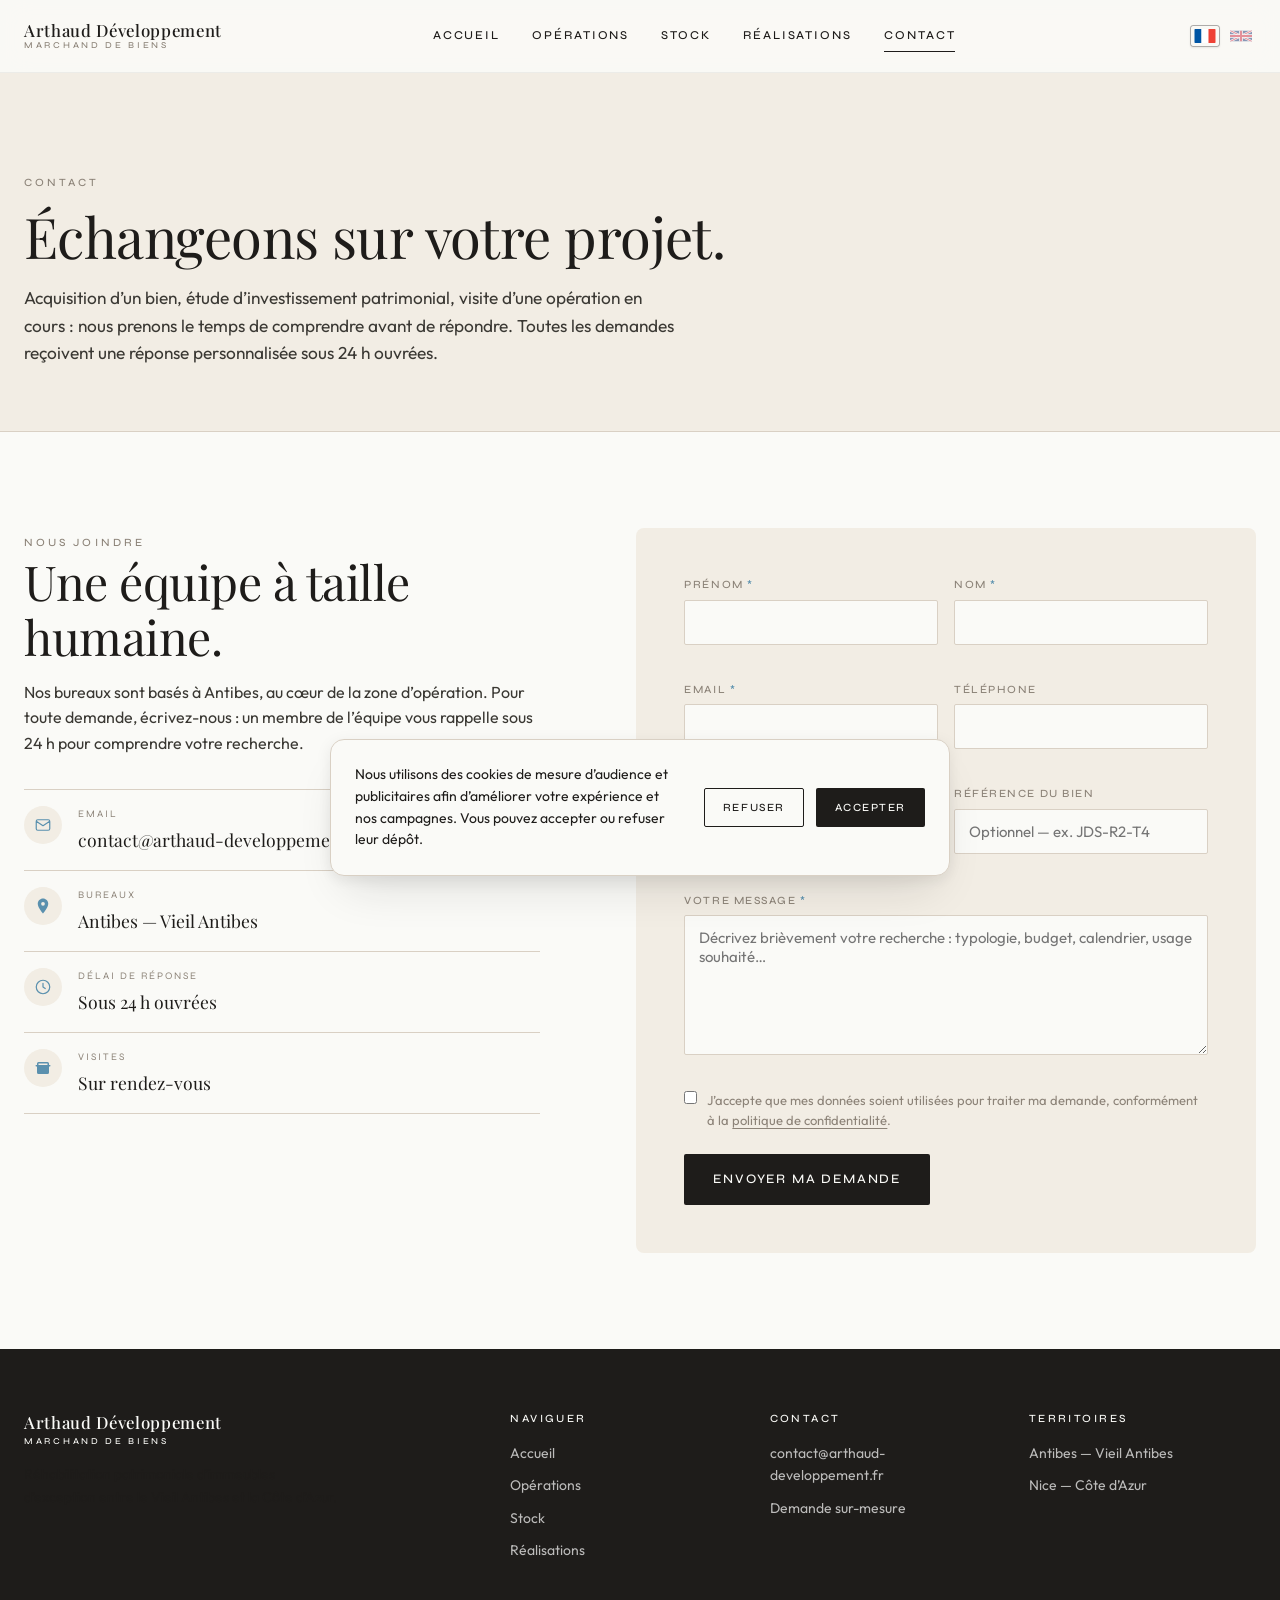
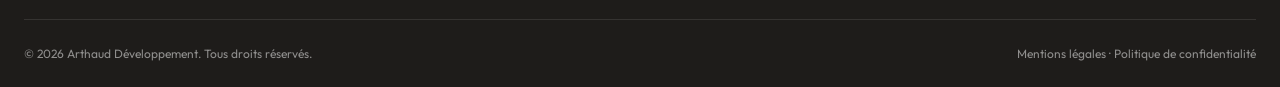
<file: contact.html>
<!doctype html>
<html lang="fr">
<head>
  <meta charset="utf-8">
  <meta name="viewport" content="width=device-width, initial-scale=1">

  <!-- Google Consent Mode v2 (RGPD) — doit s'exécuter AVANT le chargement de gtag -->
  <script>
    window.dataLayer = window.dataLayer || [];
    function gtag(){dataLayer.push(arguments);}
    gtag('consent', 'default', {
      'ad_storage': 'denied',
      'ad_user_data': 'denied',
      'ad_personalization': 'denied',
      'analytics_storage': 'denied',
      'functionality_storage': 'granted',
      'security_storage': 'granted',
      'wait_for_update': 500
    });
    // Persistance : rejoue le consentement accepté lors d'une visite précédente,
    // avant le chargement de gtag, pour que l'état "granted" soit pris en compte au plus tôt.
    try {
      if (localStorage.getItem('arthaud_consent') === 'accepted') {
        gtag('consent', 'update', {
          'ad_storage': 'granted',
          'ad_user_data': 'granted',
          'ad_personalization': 'granted',
          'analytics_storage': 'granted'
        });
      }
    } catch (e) {}
  </script>
  <!-- Google tag (gtag.js) -->
  <script async src="https://www.googletagmanager.com/gtag/js?id=AW-18211003118"></script>
  <script>
    gtag('js', new Date());
    gtag('config', 'AW-18211003118');
  </script>

  <title data-i18n-title="contact.title">Contact · Arthaud Développement</title>
  <meta name="description" content="Échangeons sur votre projet d'acquisition ou d'investissement. Arthaud Développement, promotion immobilière entre Antibes et Nice.">
  <meta name="theme-color" content="#FAFAF7">
  <meta name="google-site-verification" content="bWI9-2ILe3xhB3SdEOzaAUgIBRg1nIc6jAWZ0D2eUNs" />

  <link rel="preconnect" href="https://fonts.googleapis.com">
  <link rel="preconnect" href="https://fonts.gstatic.com" crossorigin>
  <link href="https://fonts.googleapis.com/css2?family=Playfair+Display:wght@400;500;600&family=Syne:wght@400;500;600;700&family=Outfit:wght@300;400;500;600&display=swap" rel="stylesheet">
  <link rel="stylesheet" href="style.css">
</head>
<body>

  <header id="site-header" class="header header--solid">
    <div class="container header__inner">
      <a href="index.html" class="logo" aria-label="Arthaud Développement — accueil">
        Arthaud Développement
        <small data-i18n="logo.tagline">Promotion immobilière · Côte d'Azur</small>
      </a>
      <button id="menu-toggle" class="menu-toggle" data-i18n-aria="menu.open" aria-label="Ouvrir le menu" aria-expanded="false" aria-controls="main-nav">
        <span></span><span></span><span></span>
      </button>
      <nav id="main-nav" class="nav" aria-label="Navigation principale">
        <a href="index.html" data-i18n="nav.home">Accueil</a>
        <a href="operations.html" data-i18n="nav.operations">Opérations</a>
        <a href="stock.html" data-i18n="nav.stock">Stock</a>
        <a href="realisations.html" data-i18n="nav.realisations">Réalisations</a>
        <a href="contact.html" class="active" data-i18n="nav.contact">Contact</a>
      </nav>
    </div>
  </header>

  <main>

    <section class="page-hero">
      <div class="container">
        <span class="eyebrow reveal" data-i18n="contact.hero.eb">Contact</span>
        <h1 class="reveal" data-i18n="contact.hero.h1">Échangeons sur votre projet.</h1>
        <p class="reveal" data-i18n="contact.hero.p">Acquisition d'un bien, étude d'investissement patrimonial, visite d'une opération en cours : nous prenons le temps de comprendre avant de répondre. Toutes les demandes reçoivent une réponse personnalisée sous 24 h ouvrées.</p>
      </div>
    </section>

    <section style="padding: 0;">
      <div class="container">
        <div class="contact-layout">

          <!-- LEFT — INFOS -->
          <aside class="contact-info reveal" aria-label="Coordonnées">
            <span class="eyebrow" data-i18n="contact.info.eb">Nous joindre</span>
            <h2 data-i18n="contact.info.h2">Une équipe à taille humaine.</h2>
            <p data-i18n="contact.info.p">Nos bureaux sont basés à Antibes, au cœur de la zone d'opération. Pour toute demande, écrivez-nous : un membre de l'équipe vous rappelle sous 24 h pour comprendre votre recherche.</p>

            <div class="contact-item">
              <span class="contact-item__icon" aria-hidden="true">
                <svg width="18" height="18" viewBox="0 0 24 24" fill="none"><path d="M3 7l9 6 9-6M5 19h14a2 2 0 002-2V7a2 2 0 00-2-2H5a2 2 0 00-2 2v10a2 2 0 002 2z" stroke="currentColor" stroke-width="1.6" stroke-linecap="round" stroke-linejoin="round"/></svg>
              </span>
              <div>
                <div class="contact-item__label" data-i18n="contact.info.email">Email</div>
                <div class="contact-item__value">
                  <a href="mailto:contact@arthaud-developpement.fr">contact@arthaud-developpement.fr</a>
                </div>
              </div>
            </div>

            <div class="contact-item">
              <span class="contact-item__icon" aria-hidden="true">
                <svg width="18" height="18" viewBox="0 0 24 24" fill="none"><path d="M12 2C8.13 2 5 5.13 5 9c0 5.25 7 13 7 13s7-7.75 7-13c0-3.87-3.13-7-7-7zm0 9.5a2.5 2.5 0 110-5 2.5 2.5 0 010 5z" fill="currentColor"/></svg>
              </span>
              <div>
                <div class="contact-item__label" data-i18n="contact.info.office">Bureaux</div>
                <div class="contact-item__value" data-i18n="contact.info.office.v">Antibes — Vieil Antibes</div>
              </div>
            </div>

            <div class="contact-item">
              <span class="contact-item__icon" aria-hidden="true">
                <svg width="18" height="18" viewBox="0 0 24 24" fill="none"><circle cx="12" cy="12" r="9" stroke="currentColor" stroke-width="1.6"/><path d="M12 7v5l3 2" stroke="currentColor" stroke-width="1.6" stroke-linecap="round" stroke-linejoin="round"/></svg>
              </span>
              <div>
                <div class="contact-item__label" data-i18n="contact.info.delay">Délai de réponse</div>
                <div class="contact-item__value" data-i18n="contact.info.delay.v">Sous 24 h ouvrées</div>
              </div>
            </div>

            <div class="contact-item">
              <span class="contact-item__icon" aria-hidden="true">
                <svg width="18" height="18" viewBox="0 0 24 24" fill="none"><path d="M21 8h-1V6a2 2 0 00-2-2H6a2 2 0 00-2 2v2H3a1 1 0 100 2h1v8a2 2 0 002 2h12a2 2 0 002-2v-8h1a1 1 0 100-2zM6 6h12v2H6V6z" fill="currentColor"/></svg>
              </span>
              <div>
                <div class="contact-item__label" data-i18n="contact.info.visits">Visites</div>
                <div class="contact-item__value" data-i18n="contact.info.visits.v">Sur rendez-vous</div>
              </div>
            </div>
          </aside>


          <!-- RIGHT — FORMULAIRE -->
          <div class="form-card reveal">
            <form id="contact-form" class="contact-form" novalidate>

              <div class="form-grid">

                <div class="form-field">
                  <label for="prenom"><span data-i18n="form.firstname">Prénom</span> <span class="req" aria-hidden="true">*</span></label>
                  <input id="prenom" name="prenom" type="text" autocomplete="given-name" required aria-required="true">
                  <span id="prenom-err" class="err" role="alert" aria-live="polite"></span>
                </div>

                <div class="form-field">
                  <label for="nom"><span data-i18n="form.lastname">Nom</span> <span class="req" aria-hidden="true">*</span></label>
                  <input id="nom" name="nom" type="text" autocomplete="family-name" required aria-required="true">
                  <span id="nom-err" class="err" role="alert" aria-live="polite"></span>
                </div>

                <div class="form-field">
                  <label for="email"><span data-i18n="form.email">Email</span> <span class="req" aria-hidden="true">*</span></label>
                  <input id="email" name="email" type="email" autocomplete="email" required aria-required="true">
                  <span id="email-err" class="err" role="alert" aria-live="polite"></span>
                </div>

                <div class="form-field">
                  <label for="telephone" data-i18n="form.phone">Téléphone</label>
                  <input id="telephone" name="telephone" type="tel" autocomplete="tel">
                  <span class="err"></span>
                </div>

                <div class="form-field">
                  <label for="objet"><span data-i18n="form.subject">Objet</span> <span class="req" aria-hidden="true">*</span></label>
                  <select id="objet" name="objet" required aria-required="true">
                    <option value="" data-i18n="form.subject.0">Sélectionner…</option>
                    <option value="Bien à vendre" data-i18n="form.subject.1">Un bien spécifique du stock</option>
                    <option value="Information opération" data-i18n="form.subject.2">Information sur une opération</option>
                    <option value="Recherche sur-mesure" data-i18n="form.subject.3">Recherche sur-mesure</option>
                    <option value="Investissement patrimonial" data-i18n="form.subject.4">Investissement / déficit foncier</option>
                    <option value="Visite" data-i18n="form.subject.5">Demande de visite</option>
                    <option value="Autre" data-i18n="form.subject.6">Autre</option>
                  </select>
                  <span id="objet-err" class="err" role="alert" aria-live="polite"></span>
                </div>

                <div class="form-field">
                  <label for="reference" data-i18n="form.ref">Référence du bien</label>
                  <input id="reference" name="reference" type="text" placeholder="Optionnel — ex. JDS-R2-T4" data-i18n-ph="form.ref.ph">
                  <span class="err"></span>
                </div>

                <div class="form-field form-field--full">
                  <label for="message"><span data-i18n="form.message">Votre message</span> <span class="req" aria-hidden="true">*</span></label>
                  <textarea id="message" name="message" rows="6" required aria-required="true" placeholder="Décrivez brièvement votre recherche : typologie, budget, calendrier, usage souhaité…" data-i18n-ph="form.message.ph"></textarea>
                  <span id="message-err" class="err" role="alert" aria-live="polite"></span>
                </div>

              </div>

              <label class="form-rgpd">
                <input type="checkbox" required>
                <span><span data-i18n="form.rgpd">J'accepte que mes données soient utilisées pour traiter ma demande, conformément à la</span> <a href="#" data-i18n="form.rgpd.link">politique de confidentialité</a>.</span>
              </label>

              <button type="submit" class="btn btn--primary" data-i18n="form.submit">Envoyer ma demande</button>

              <div id="form-success" class="form-success" hidden role="status" data-i18n="form.success">
                Votre message a bien été préparé. Votre client mail va s'ouvrir pour finaliser l'envoi.
              </div>
            </form>
          </div>

        </div>
      </div>
    </section>

  </main>

  <footer class="footer">
    <div class="container">
      <div class="footer__grid">
        <div class="footer__intro">
          <span class="logo">Arthaud Développement<small data-i18n="logo.tagline">Promotion immobilière · Côte d'Azur</small></span>
          <p data-i18n="footer.intro">Réhabilitation patrimoniale d'immeubles d'exception entre le Vieil Antibes et la Côte d'Azur.</p>
        </div>
        <div>
          <h4 data-i18n="footer.navigate">Naviguer</h4>
          <ul>
            <li><a href="index.html" data-i18n="nav.home">Accueil</a></li>
            <li><a href="operations.html" data-i18n="nav.operations">Opérations</a></li>
            <li><a href="stock.html" data-i18n="nav.stock">Stock</a></li>
            <li><a href="realisations.html" data-i18n="nav.realisations">Réalisations</a></li>
          </ul>
        </div>
        <div>
          <h4 data-i18n="footer.contact">Contact</h4>
          <ul>
            <li><a href="mailto:contact@arthaud-developpement.fr">contact@arthaud-developpement.fr</a></li>
            <li><a href="contact.html" data-i18n="footer.tailored">Demande sur-mesure</a></li>
          </ul>
        </div>
        <div>
          <h4 data-i18n="footer.territories">Territoires</h4>
          <ul>
            <li data-i18n="footer.t1">Antibes — Vieil Antibes</li>
            <li data-i18n="footer.t2">Nice — Côte d'Azur</li>
          </ul>
        </div>
      </div>
      <div class="footer__bottom">
        <span data-i18n="footer.copy">© 2026 Arthaud Développement. Tous droits réservés.</span>
        <span data-i18n="footer.legal">Mentions légales · Politique de confidentialité</span>
      </div>
    </div>
  </footer>

  <script src="i18n.js" defer></script>
  <script src="main.js" defer></script>
  <script src="consent.js" defer></script>
</body>
</html>
</file>
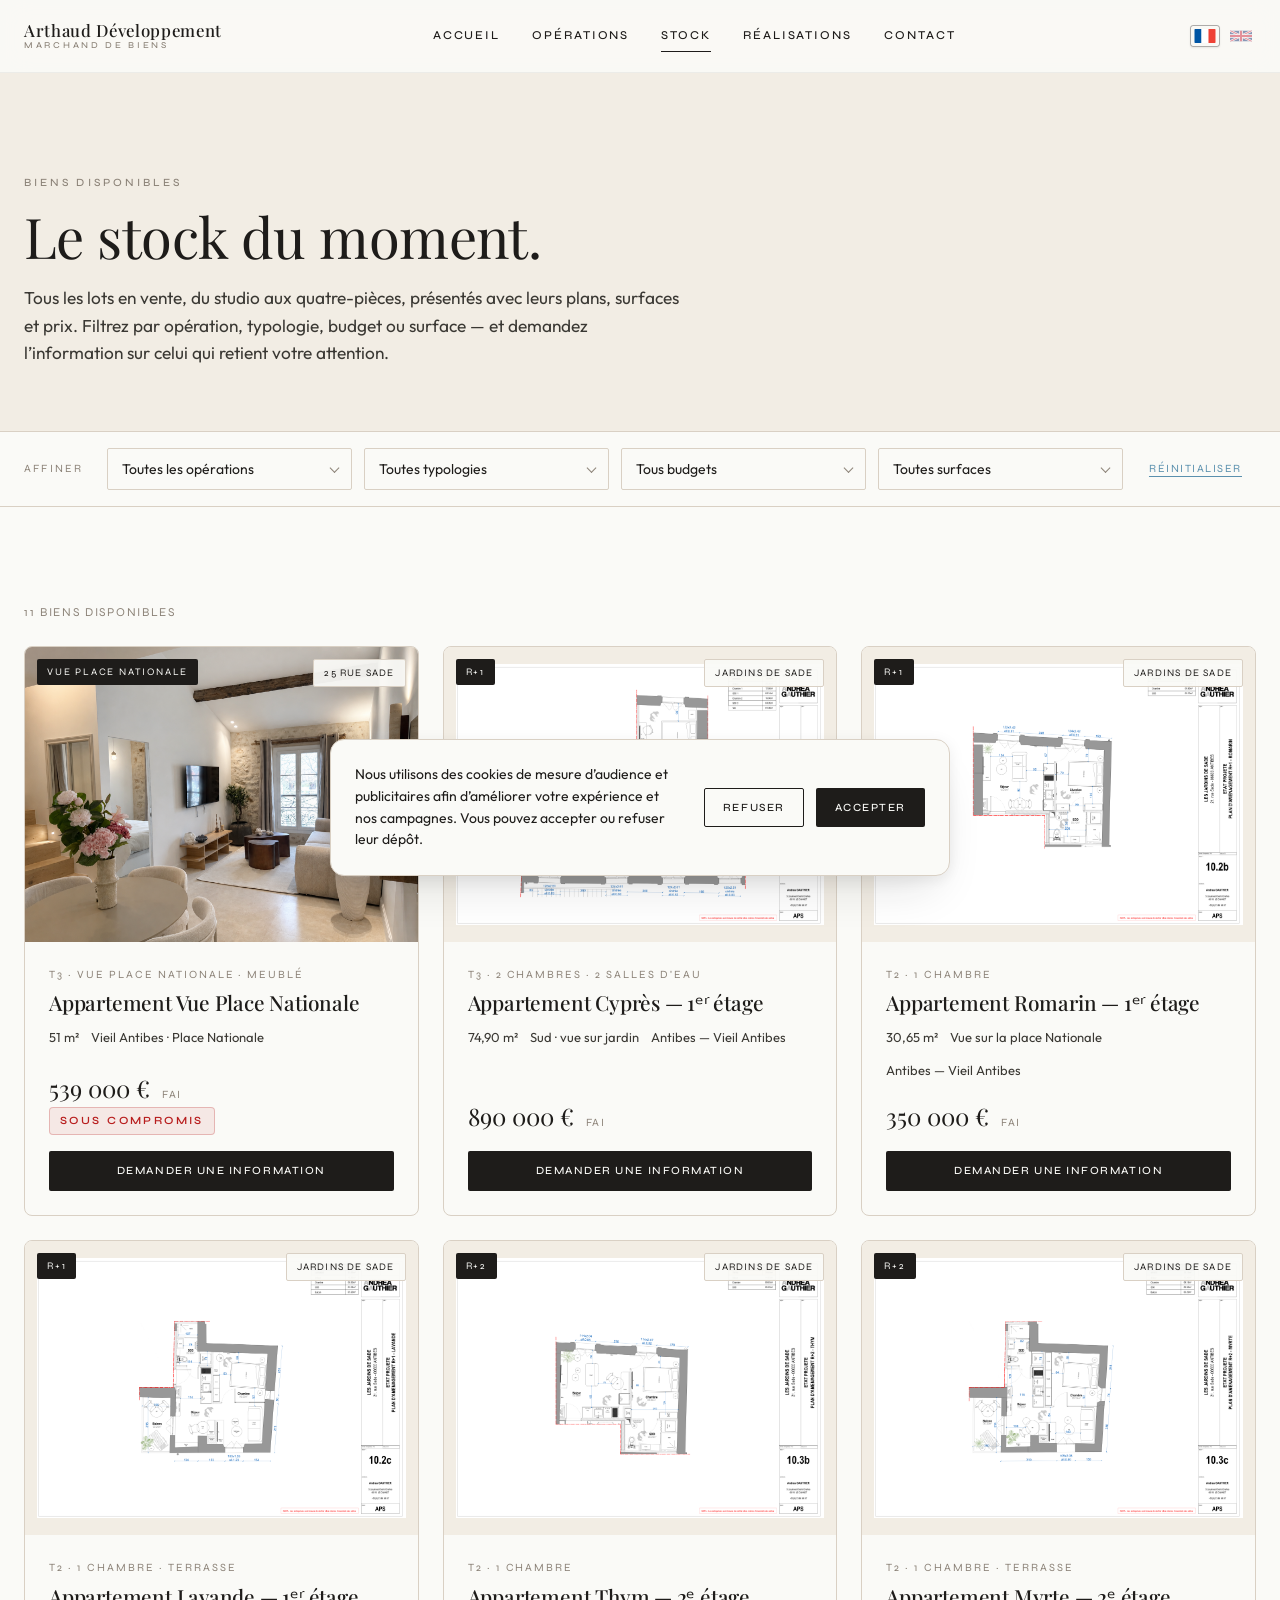
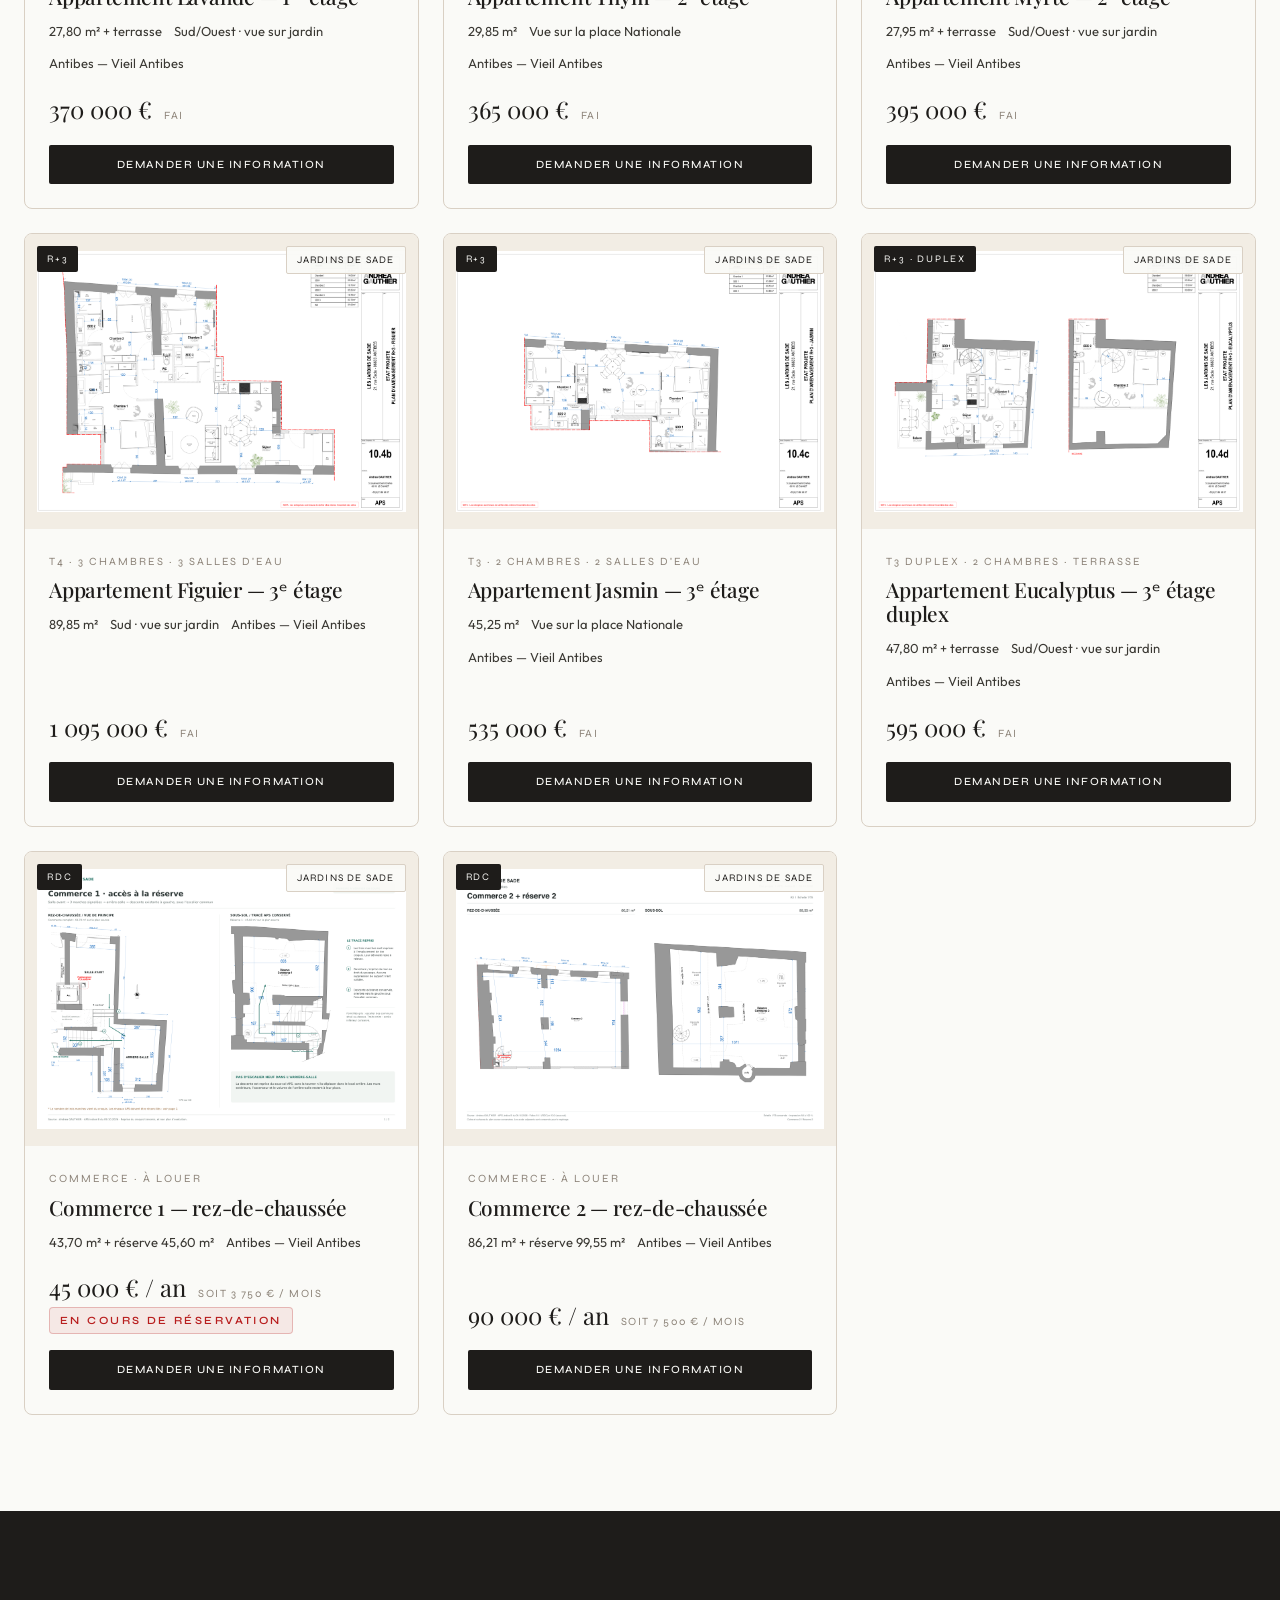
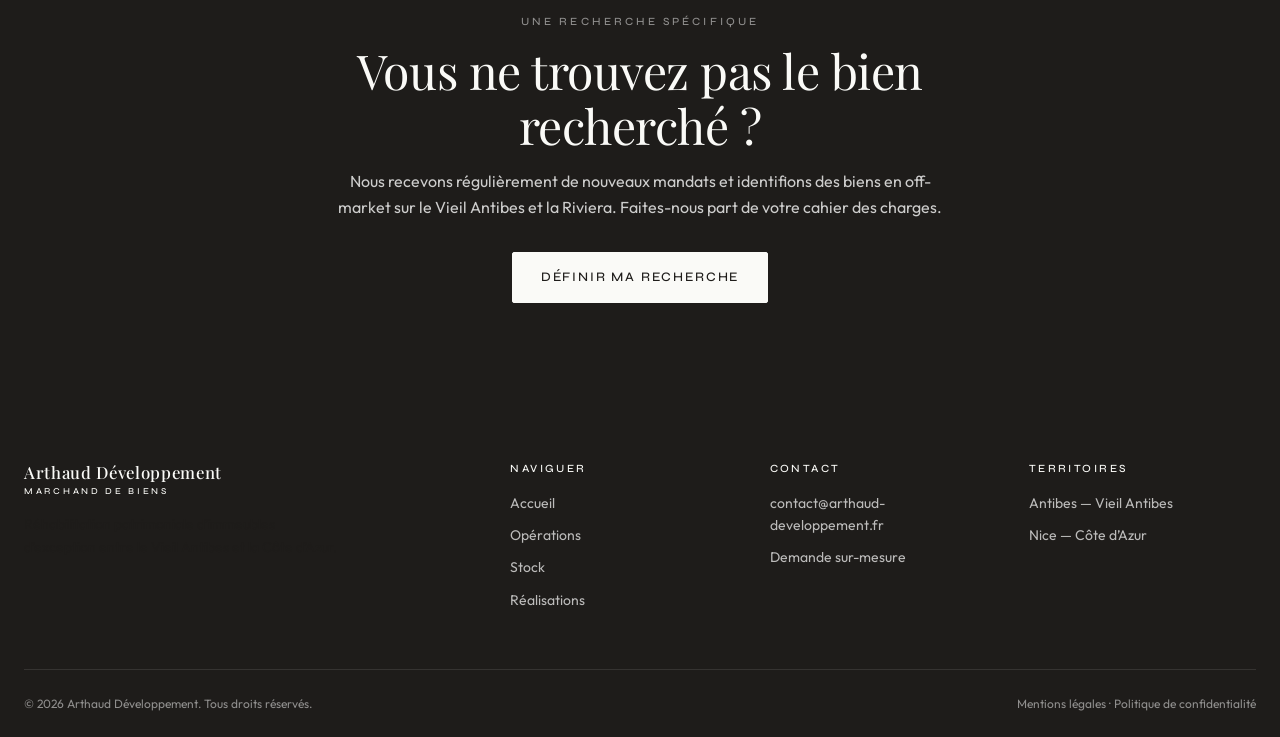
<file: stock.html>
<!doctype html>
<html lang="fr">
<head>
  <meta charset="utf-8">
  <meta name="viewport" content="width=device-width, initial-scale=1">

  <!-- Google Consent Mode v2 (RGPD) — doit s'exécuter AVANT le chargement de gtag -->
  <script>
    window.dataLayer = window.dataLayer || [];
    function gtag(){dataLayer.push(arguments);}
    gtag('consent', 'default', {
      'ad_storage': 'denied',
      'ad_user_data': 'denied',
      'ad_personalization': 'denied',
      'analytics_storage': 'denied',
      'functionality_storage': 'granted',
      'security_storage': 'granted',
      'wait_for_update': 500
    });
    // Persistance : rejoue le consentement accepté lors d'une visite précédente,
    // avant le chargement de gtag, pour que l'état "granted" soit pris en compte au plus tôt.
    try {
      if (localStorage.getItem('arthaud_consent') === 'accepted') {
        gtag('consent', 'update', {
          'ad_storage': 'granted',
          'ad_user_data': 'granted',
          'ad_personalization': 'granted',
          'analytics_storage': 'granted'
        });
      }
    } catch (e) {}
  </script>
  <!-- Google tag (gtag.js) -->
  <script async src="https://www.googletagmanager.com/gtag/js?id=AW-18211003118"></script>
  <script>
    gtag('js', new Date());
    gtag('config', 'AW-18211003118');
  </script>

  <title data-i18n-title="stock.title">Biens disponibles · Stock · Arthaud Développement</title>
  <meta name="description" content="Découvrez nos biens disponibles à la vente : appartements rénovés, lots neufs et commerces à louer des opérations Les Jardins de Sade et 25 rue Sade (Vue Place Nationale).">
  <meta name="theme-color" content="#FAFAF7">
  <meta name="google-site-verification" content="bWI9-2ILe3xhB3SdEOzaAUgIBRg1nIc6jAWZ0D2eUNs" />

  <link rel="preconnect" href="https://fonts.googleapis.com">
  <link rel="preconnect" href="https://fonts.gstatic.com" crossorigin>
  <link href="https://fonts.googleapis.com/css2?family=Playfair+Display:wght@400;500;600&family=Syne:wght@400;500;600;700&family=Outfit:wght@300;400;500;600&display=swap" rel="stylesheet">
  <link rel="stylesheet" href="style.css">
</head>
<body>

  <header id="site-header" class="header header--solid">
    <div class="container header__inner">
      <a href="index.html" class="logo" aria-label="Arthaud Développement — accueil">
        Arthaud Développement
        <small data-i18n="logo.tagline">Promotion immobilière · Côte d'Azur</small>
      </a>
      <button id="menu-toggle" class="menu-toggle" data-i18n-aria="menu.open" aria-label="Ouvrir le menu" aria-expanded="false" aria-controls="main-nav">
        <span></span><span></span><span></span>
      </button>
      <nav id="main-nav" class="nav" aria-label="Navigation principale">
        <a href="index.html" data-i18n="nav.home">Accueil</a>
        <a href="operations.html" data-i18n="nav.operations">Opérations</a>
        <a href="stock.html" class="active" data-i18n="nav.stock">Stock</a>
        <a href="realisations.html" data-i18n="nav.realisations">Réalisations</a>
        <a href="contact.html" data-i18n="nav.contact">Contact</a>
      </nav>
    </div>
  </header>

  <main>

    <section class="page-hero">
      <div class="container">
        <span class="eyebrow reveal" data-i18n="stock.hero.eb">Biens disponibles</span>
        <h1 class="reveal" data-i18n="stock.hero.h1">Le stock du moment.</h1>
        <p class="reveal" data-i18n="stock.hero.p">Tous les lots en vente, du studio aux quatre-pièces, présentés avec leurs plans, surfaces et prix. Filtrez par opération, typologie, budget ou surface — et demandez l'information sur celui qui retient votre attention.</p>
      </div>
    </section>

    <!-- Sticky filter bar -->
    <div class="stock-filters" role="region" aria-label="Filtres des biens">
      <div class="container stock-filters__inner">
        <span class="stock-filters__label" data-i18n="stock.filters.label">Affiner</span>

        <div class="filter-select">
          <label for="f-operation" class="sr-only">Opération</label>
          <select id="f-operation">
            <option value="" data-i18n="stock.f.op.all">Toutes les opérations</option>
            <option value="jardins-sade">Les Jardins de Sade</option>
            <option value="25-sade">25 rue Sade</option>
          </select>
        </div>

        <div class="filter-select">
          <label for="f-type" class="sr-only">Typologie</label>
          <select id="f-type">
            <option value="" data-i18n="stock.f.type.all">Toutes typologies</option>
            <option value="T2">T2</option>
            <option value="T3">T3</option>
            <option value="T4">T4</option>
            <option value="commerce" data-i18n="stock.f.type.com">Commerce</option>
          </select>
        </div>

        <div class="filter-select">
          <label for="f-budget" class="sr-only">Budget</label>
          <select id="f-budget">
            <option value="" data-i18n="stock.f.budget.all">Tous budgets</option>
            <option value="inf-400k" data-i18n="stock.f.budget.1">Moins de 400 000 €</option>
            <option value="400k-700k" data-i18n="stock.f.budget.2">400 000 à 700 000 €</option>
            <option value="700k-1m" data-i18n="stock.f.budget.3">700 000 € à 1 M€</option>
            <option value="sup-1m" data-i18n="stock.f.budget.4">Plus d'1 M€</option>
          </select>
        </div>

        <div class="filter-select">
          <label for="f-surface" class="sr-only">Surface</label>
          <select id="f-surface">
            <option value="" data-i18n="stock.f.surf.all">Toutes surfaces</option>
            <option value="inf-40" data-i18n="stock.f.surf.1">Moins de 40 m²</option>
            <option value="40-70" data-i18n="stock.f.surf.2">40 à 70 m²</option>
            <option value="70-100" data-i18n="stock.f.surf.3">70 à 100 m²</option>
            <option value="sup-100" data-i18n="stock.f.surf.4">Plus de 100 m²</option>
          </select>
        </div>

        <button id="btn-reset" class="filter-reset" type="button" data-i18n="stock.f.reset">Réinitialiser</button>
      </div>
    </div>

    <section style="padding-top: var(--space-7);">
      <div class="container">

        <p id="stock-count" class="stock-count" aria-live="polite" data-i18n="stock.count">11 biens disponibles</p>

        <div class="stock-grid" id="stock-grid">

          <!-- ============== 25 RUE SADE — VUE PLACE NATIONALE (le plus achevé) ============== -->
          <article class="lot-card reveal"
            data-operation="25-sade" data-type="T3"
            data-budget="400k-700k" data-surface="40-70" data-ref="SADE25-NORD">
            <div class="lot-card__media lot-card__media--photo">
              <span class="lot-card__floor">Vue Place Nationale</span>
              <span class="lot-card__op">25 rue Sade</span>
              <img src="assets/img/sade-25-nord/photo-1.png" alt="Appartement Vue Place Nationale — 25 rue Sade, Vieil Antibes" loading="lazy">
            </div>
            <div class="lot-card__body">
              <span class="lot-card__type">T3 · Vue Place Nationale · Meublé</span>
              <h3 class="lot-card__title">Appartement Vue Place Nationale</h3>
              <ul class="lot-card__specs">
                <li>51 m²</li>
                <li>Vieil Antibes · Place Nationale</li>
              </ul>
              <p class="lot-card__price">539 000 € <small>FAI</small></p>
              <p class="lot-card__status lot-card__status--reserved" data-i18n="stock.lot.compromis">Sous compromis</p>
              <a href="contact.html" class="btn btn--primary btn--sm listing-cta lot-card__cta" data-i18n="stock.lot.cta">Demander une information</a>
            </div>
            <template class="lot-detail">
              <p class="lot-detail__intro" data-i18n="lot.25sade.intro">Au cœur de la Place Nationale, ce T3 de 51 m² s'inscrit dans la réhabilitation soignée d'un immeuble de caractère du Vieil Antibes. Combles aménagés, vue directe sur la place, livré entièrement rénové, meublé et clé en main.</p>
              <ul class="lot-detail__features">
                <li><strong>Surface</strong> : 51 m²</li>
                <li><strong>Typologie</strong> : T3 meublé</li>
                <li><strong>Étage</strong> : dernier — combles aménagés</li>
                <li><strong>Exposition / vue</strong> : Place Nationale</li>
                <li><strong>État</strong> : entièrement rénové, prêt à habiter</li>
                <li><strong>Prix</strong> : 539 000 € FAI</li>
                <li><strong>Honoraires</strong> : à charge vendeur — proposé par l'Agence des Remparts</li>
              </ul>
              <div class="lot-detail__photos">
                <img src="assets/img/sade-25-nord/photo-1.png" alt="25 rue Sade — Vue Place Nationale, photo 1">
                <img src="assets/img/sade-25-nord/photo-2.png" alt="25 rue Sade — Vue Place Nationale, photo 2">
                <img src="assets/img/sade-25-nord/photo-3.png" alt="25 rue Sade — Vue Place Nationale, photo 3">
              </div>
            </template>
          </article>


          <!-- ============== JARDINS DE SADE — R+1 ============== -->
          <article class="lot-card reveal"
            data-operation="jardins-sade" data-type="T3"
            data-budget="700k-1m" data-surface="70-100" data-ref="JDS-CYPRES">
            <div class="lot-card__media">
              <span class="lot-card__floor">R+1</span>
              <span class="lot-card__op">Jardins de Sade</span>
              <img src="assets/img/sade/plans/plan-cypres.png" alt="Plan de l'appartement Cyprès — R+1 · Les Jardins de Sade" loading="lazy">
            </div>
            <div class="lot-card__body">
              <span class="lot-card__type">T3 · 2 chambres · 2 salles d'eau</span>
              <h3 class="lot-card__title">Appartement Cyprès — 1ᵉʳ étage</h3>
              <ul class="lot-card__specs">
                <li>74,90 m²</li>
                <li>Sud · vue sur jardin</li>
                <li>Antibes — Vieil Antibes</li>
              </ul>
              <p class="lot-card__price">890 000 € <small>FAI</small></p>
              <a href="contact.html" class="btn btn--primary btn--sm listing-cta lot-card__cta" data-i18n="stock.lot.cta">Demander une information</a>
            </div>
            <template class="lot-detail">
              <p class="lot-detail__intro" data-i18n="lot.jds.cypres.intro">Appartement Cyprès — Provence contemporaine, élégance naturelle. Vaste T3 au 1ᵉʳ étage des Jardins de Sade : séjour de 35 m², deux chambres avec leurs salles d'eau, tonalités minérales et bois chaleureux.</p>
              <ul class="lot-detail__features">
                <li><strong>Surface</strong> : 74,90 m²</li>
                <li><strong>Typologie</strong> : T3 — 2 chambres, 2 salles d'eau</li>
                <li><strong>Étage</strong> : 1ᵉʳ — R+1</li>
                <li><strong>Exposition</strong> : Sud — vue sur jardin</li>
                <li><strong>Séjour</strong> : 35,20 m²</li>
                <li><strong>Programme</strong> : Les Jardins de Sade — 21/23 rue Sade</li>
                <li><strong>Proposé par</strong> : l'Agence des Remparts</li>
                <li><strong>Prix</strong> : 890 000 € FAI</li>
              </ul>
              <div class="lot-detail__photos">
                <img src="assets/img/sade/plans/plan-cypres.png" alt="Plan de l'appartement Cyprès — R+1">
                <img src="assets/img/sade/ambiance/ambiance-cypres.jpg" alt="Planche d'ambiance — Appartement Cyprès">
                <img src="assets/img/sade/render.png" alt="Rendu architectural des Jardins de Sade">
                <img src="assets/img/sade/facade.jpg" alt="Façade existante 21/23 rue Sade">
              </div>
            </template>
          </article>

          <article class="lot-card reveal"
            data-operation="jardins-sade" data-type="T2"
            data-budget="inf-400k" data-surface="inf-40" data-ref="JDS-ROMARIN">
            <div class="lot-card__media">
              <span class="lot-card__floor">R+1</span>
              <span class="lot-card__op">Jardins de Sade</span>
              <img src="assets/img/sade/plans/plan-romarin.png" alt="Plan de l'appartement Romarin — R+1 · Les Jardins de Sade" loading="lazy">
            </div>
            <div class="lot-card__body">
              <span class="lot-card__type">T2 · 1 chambre</span>
              <h3 class="lot-card__title">Appartement Romarin — 1ᵉʳ étage</h3>
              <ul class="lot-card__specs">
                <li>30,65 m²</li>
                <li>Vue sur la place Nationale</li>
                <li>Antibes — Vieil Antibes</li>
              </ul>
              <p class="lot-card__price">350 000 € <small>FAI</small></p>
              <a href="contact.html" class="btn btn--primary btn--sm listing-cta lot-card__cta" data-i18n="stock.lot.cta">Demander une information</a>
            </div>
            <template class="lot-detail">
              <p class="lot-detail__intro" data-i18n="lot.jds.romarin.intro">Appartement Romarin — esprit méditerranéen aux accents de garrigue. T2 au 1ᵉʳ étage des Jardins de Sade : séjour de 15,50 m², chambre paisible, matières naturelles et tonalités végétales.</p>
              <ul class="lot-detail__features">
                <li><strong>Surface</strong> : 30,65 m²</li>
                <li><strong>Typologie</strong> : T2 — 1 chambre</li>
                <li><strong>Étage</strong> : 1ᵉʳ — R+1</li>
                <li><strong>Vue</strong> : place Nationale</li>
                <li><strong>Séjour</strong> : 15,50 m²</li>
                <li><strong>Programme</strong> : Les Jardins de Sade — 21/23 rue Sade</li>
                <li><strong>Proposé par</strong> : l'Agence des Remparts</li>
                <li><strong>Prix</strong> : 350 000 € FAI</li>
              </ul>
              <div class="lot-detail__photos">
                <img src="assets/img/sade/plans/plan-romarin.png" alt="Plan de l'appartement Romarin — R+1">
                <img src="assets/img/sade/ambiance/ambiance-romarin.jpg" alt="Planche d'ambiance — Appartement Romarin">
                <img src="assets/img/sade/render.png" alt="Rendu architectural des Jardins de Sade">
                <img src="assets/img/sade/facade.jpg" alt="Façade existante 21/23 rue Sade">
              </div>
            </template>
          </article>

          <article class="lot-card reveal"
            data-operation="jardins-sade" data-type="T2"
            data-budget="inf-400k" data-surface="inf-40" data-ref="JDS-LAVANDE">
            <div class="lot-card__media">
              <span class="lot-card__floor">R+1</span>
              <span class="lot-card__op">Jardins de Sade</span>
              <img src="assets/img/sade/plans/plan-lavande.png" alt="Plan de l'appartement Lavande — R+1 · Les Jardins de Sade" loading="lazy">
            </div>
            <div class="lot-card__body">
              <span class="lot-card__type">T2 · 1 chambre · terrasse</span>
              <h3 class="lot-card__title">Appartement Lavande — 1ᵉʳ étage</h3>
              <ul class="lot-card__specs">
                <li>27,80 m² + terrasse</li>
                <li>Sud/Ouest · vue sur jardin</li>
                <li>Antibes — Vieil Antibes</li>
              </ul>
              <p class="lot-card__price">370 000 € <small>FAI</small></p>
              <a href="contact.html" class="btn btn--primary btn--sm listing-cta lot-card__cta" data-i18n="stock.lot.cta">Demander une information</a>
            </div>
            <template class="lot-detail">
              <p class="lot-detail__intro" data-i18n="lot.jds.lavande.intro">Appartement Lavande — Provence contemporaine aux tonalités douces. T2 au 1ᵉʳ étage des Jardins de Sade, exposé Sud et Ouest avec terrasse de 5,20 m² et vue sur jardin : séjour lumineux de 15,95 m², chambre au calme.</p>
              <ul class="lot-detail__features">
                <li><strong>Surface</strong> : 27,80 m²</li>
                <li><strong>Typologie</strong> : T2 — 1 chambre</li>
                <li><strong>Étage</strong> : 1ᵉʳ — R+1</li>
                <li><strong>Exposition</strong> : Sud et Ouest — vue sur jardin</li>
                <li><strong>Extérieur</strong> : terrasse de 5,20 m²</li>
                <li><strong>Séjour</strong> : 15,95 m²</li>
                <li><strong>Programme</strong> : Les Jardins de Sade — 21/23 rue Sade</li>
                <li><strong>Proposé par</strong> : l'Agence des Remparts</li>
                <li><strong>Prix</strong> : 370 000 € FAI</li>
              </ul>
              <div class="lot-detail__photos">
                <img src="assets/img/sade/plans/plan-lavande.png" alt="Plan de l'appartement Lavande — R+1">
                <img src="assets/img/sade/ambiance/ambiance-lavande.jpg" alt="Planche d'ambiance — Appartement Lavande">
                <img src="assets/img/sade/render.png" alt="Rendu architectural des Jardins de Sade">
                <img src="assets/img/sade/facade.jpg" alt="Façade existante 21/23 rue Sade">
              </div>
            </template>
          </article>


          <!-- ============== JARDINS DE SADE — R+2 ============== -->
          <article class="lot-card reveal"
            data-operation="jardins-sade" data-type="T2"
            data-budget="inf-400k" data-surface="inf-40" data-ref="JDS-THYM">
            <div class="lot-card__media">
              <span class="lot-card__floor">R+2</span>
              <span class="lot-card__op">Jardins de Sade</span>
              <img src="assets/img/sade/plans/plan-thym.png" alt="Plan de l'appartement Thym — R+2 · Les Jardins de Sade" loading="lazy">
            </div>
            <div class="lot-card__body">
              <span class="lot-card__type">T2 · 1 chambre</span>
              <h3 class="lot-card__title">Appartement Thym — 2ᵉ étage</h3>
              <ul class="lot-card__specs">
                <li>29,85 m²</li>
                <li>Vue sur la place Nationale</li>
                <li>Antibes — Vieil Antibes</li>
              </ul>
              <p class="lot-card__price">365 000 € <small>FAI</small></p>
              <a href="contact.html" class="btn btn--primary btn--sm listing-cta lot-card__cta" data-i18n="stock.lot.cta">Demander une information</a>
            </div>
            <template class="lot-detail">
              <p class="lot-detail__intro" data-i18n="lot.jds.thym.intro">Appartement Thym — ambiance méditerranéenne chaleureuse. T2 au 2ᵉ étage des Jardins de Sade : séjour de 14,65 m², chambre de près de 10 m², matériaux naturels et lumière du Sud.</p>
              <ul class="lot-detail__features">
                <li><strong>Surface</strong> : 29,85 m²</li>
                <li><strong>Typologie</strong> : T2 — 1 chambre</li>
                <li><strong>Étage</strong> : 2ᵉ — R+2</li>
                <li><strong>Vue</strong> : place Nationale</li>
                <li><strong>Séjour</strong> : 14,65 m²</li>
                <li><strong>Programme</strong> : Les Jardins de Sade — 21/23 rue Sade</li>
                <li><strong>Proposé par</strong> : l'Agence des Remparts</li>
                <li><strong>Prix</strong> : 365 000 € FAI</li>
              </ul>
              <div class="lot-detail__photos">
                <img src="assets/img/sade/plans/plan-thym.png" alt="Plan de l'appartement Thym — R+2">
                <img src="assets/img/sade/ambiance/ambiance-thym.jpg" alt="Planche d'ambiance — Appartement Thym">
                <img src="assets/img/sade/render.png" alt="Rendu architectural des Jardins de Sade">
                <img src="assets/img/sade/facade.jpg" alt="Façade existante 21/23 rue Sade">
              </div>
            </template>
          </article>

          <article class="lot-card reveal"
            data-operation="jardins-sade" data-type="T2"
            data-budget="inf-400k" data-surface="inf-40" data-ref="JDS-MYRTE">
            <div class="lot-card__media">
              <span class="lot-card__floor">R+2</span>
              <span class="lot-card__op">Jardins de Sade</span>
              <img src="assets/img/sade/plans/plan-myrte.png" alt="Plan de l'appartement Myrte — R+2 · Les Jardins de Sade" loading="lazy">
            </div>
            <div class="lot-card__body">
              <span class="lot-card__type">T2 · 1 chambre · terrasse</span>
              <h3 class="lot-card__title">Appartement Myrte — 2ᵉ étage</h3>
              <ul class="lot-card__specs">
                <li>27,95 m² + terrasse</li>
                <li>Sud/Ouest · vue sur jardin</li>
                <li>Antibes — Vieil Antibes</li>
              </ul>
              <p class="lot-card__price">395 000 € <small>FAI</small></p>
              <a href="contact.html" class="btn btn--primary btn--sm listing-cta lot-card__cta" data-i18n="stock.lot.cta">Demander une information</a>
            </div>
            <template class="lot-detail">
              <p class="lot-detail__intro" data-i18n="lot.jds.myrte.intro">Appartement Myrte — inspiration méditerranéenne, tons frais et naturels. T2 au 2ᵉ étage des Jardins de Sade, exposé Sud et Ouest avec terrasse de 5,20 m² et vue sur jardin : séjour de 15,30 m², chambre lumineuse.</p>
              <ul class="lot-detail__features">
                <li><strong>Surface</strong> : 27,95 m²</li>
                <li><strong>Typologie</strong> : T2 — 1 chambre</li>
                <li><strong>Étage</strong> : 2ᵉ — R+2</li>
                <li><strong>Exposition</strong> : Sud et Ouest — vue sur jardin</li>
                <li><strong>Extérieur</strong> : terrasse de 5,20 m²</li>
                <li><strong>Séjour</strong> : 15,30 m²</li>
                <li><strong>Programme</strong> : Les Jardins de Sade — 21/23 rue Sade</li>
                <li><strong>Proposé par</strong> : l'Agence des Remparts</li>
                <li><strong>Prix</strong> : 395 000 € FAI</li>
              </ul>
              <div class="lot-detail__photos">
                <img src="assets/img/sade/plans/plan-myrte.png" alt="Plan de l'appartement Myrte — R+2">
                <img src="assets/img/sade/ambiance/ambiance-myrte.jpg" alt="Planche d'ambiance — Appartement Myrte">
                <img src="assets/img/sade/render.png" alt="Rendu architectural des Jardins de Sade">
                <img src="assets/img/sade/facade.jpg" alt="Façade existante 21/23 rue Sade">
              </div>
            </template>
          </article>


          <!-- ============== JARDINS DE SADE — R+3 ============== -->
          <article class="lot-card reveal"
            data-operation="jardins-sade" data-type="T4"
            data-budget="sup-1m" data-surface="70-100" data-ref="JDS-FIGUIER">
            <div class="lot-card__media">
              <span class="lot-card__floor">R+3</span>
              <span class="lot-card__op">Jardins de Sade</span>
              <img src="assets/img/sade/plans/plan-figuier.png" alt="Plan de l'appartement Figuier — R+3 · Les Jardins de Sade" loading="lazy">
            </div>
            <div class="lot-card__body">
              <span class="lot-card__type">T4 · 3 chambres · 3 salles d'eau</span>
              <h3 class="lot-card__title">Appartement Figuier — 3ᵉ étage</h3>
              <ul class="lot-card__specs">
                <li>89,85 m²</li>
                <li>Sud · vue sur jardin</li>
                <li>Antibes — Vieil Antibes</li>
              </ul>
              <p class="lot-card__price">1 095 000 € <small>FAI</small></p>
              <a href="contact.html" class="btn btn--primary btn--sm listing-cta lot-card__cta" data-i18n="stock.lot.cta">Demander une information</a>
            </div>
            <template class="lot-detail">
              <p class="lot-detail__intro" data-i18n="lot.jds.figuier.intro">Appartement Figuier — ambiance méditerranéenne aux tons terreux. Vaste T4 au 3ᵉ étage des Jardins de Sade : séjour de 39 m², trois chambres avec leurs salles d'eau, vues sur les toits du Vieil Antibes.</p>
              <ul class="lot-detail__features">
                <li><strong>Surface</strong> : 89,85 m²</li>
                <li><strong>Typologie</strong> : T4 — 3 chambres, 3 salles d'eau</li>
                <li><strong>Étage</strong> : 3ᵉ — R+3</li>
                <li><strong>Exposition</strong> : Sud — vue sur jardin</li>
                <li><strong>Séjour</strong> : 39,20 m²</li>
                <li><strong>Programme</strong> : Les Jardins de Sade — 21/23 rue Sade</li>
                <li><strong>Proposé par</strong> : l'Agence des Remparts</li>
                <li><strong>Prix</strong> : 1 095 000 € FAI</li>
              </ul>
              <div class="lot-detail__photos">
                <img src="assets/img/sade/plans/plan-figuier.png" alt="Plan de l'appartement Figuier — R+3">
                <img src="assets/img/sade/ambiance/ambiance-figuier.jpg" alt="Planche d'ambiance — Appartement Figuier">
                <img src="assets/img/sade/render.png" alt="Rendu architectural des Jardins de Sade">
                <img src="assets/img/sade/facade.jpg" alt="Façade existante 21/23 rue Sade">
              </div>
            </template>
          </article>

          <article class="lot-card reveal"
            data-operation="jardins-sade" data-type="T3"
            data-budget="400k-700k" data-surface="40-70" data-ref="JDS-JASMIN">
            <div class="lot-card__media">
              <span class="lot-card__floor">R+3</span>
              <span class="lot-card__op">Jardins de Sade</span>
              <img src="assets/img/sade/plans/plan-jasmin.png" alt="Plan de l'appartement Jasmin — R+3 · Les Jardins de Sade" loading="lazy">
            </div>
            <div class="lot-card__body">
              <span class="lot-card__type">T3 · 2 chambres · 2 salles d'eau</span>
              <h3 class="lot-card__title">Appartement Jasmin — 3ᵉ étage</h3>
              <ul class="lot-card__specs">
                <li>45,25 m²</li>
                <li>Vue sur la place Nationale</li>
                <li>Antibes — Vieil Antibes</li>
              </ul>
              <p class="lot-card__price">535 000 € <small>FAI</small></p>
              <a href="contact.html" class="btn btn--primary btn--sm listing-cta lot-card__cta" data-i18n="stock.lot.cta">Demander une information</a>
            </div>
            <template class="lot-detail">
              <p class="lot-detail__intro" data-i18n="lot.jds.jasmin.intro">Appartement Jasmin — Provence contemporaine, douceur et clarté. T3 au 3ᵉ étage des Jardins de Sade : deux chambres avec leurs salles d'eau, vues sur les toits du Vieil Antibes.</p>
              <ul class="lot-detail__features">
                <li><strong>Surface</strong> : 45,25 m²</li>
                <li><strong>Typologie</strong> : T3 — 2 chambres, 2 salles d'eau</li>
                <li><strong>Étage</strong> : 3ᵉ — R+3</li>
                <li><strong>Vue</strong> : place Nationale</li>
                <li><strong>Programme</strong> : Les Jardins de Sade — 21/23 rue Sade</li>
                <li><strong>Proposé par</strong> : l'Agence des Remparts</li>
                <li><strong>Prix</strong> : 535 000 € FAI</li>
              </ul>
              <div class="lot-detail__photos">
                <img src="assets/img/sade/plans/plan-jasmin.png" alt="Plan de l'appartement Jasmin — R+3">
                <img src="assets/img/sade/ambiance/ambiance-jasmin.jpg" alt="Planche d'ambiance — Appartement Jasmin">
                <img src="assets/img/sade/render.png" alt="Rendu architectural des Jardins de Sade">
                <img src="assets/img/sade/facade.jpg" alt="Façade existante 21/23 rue Sade">
              </div>
            </template>
          </article>

          <article class="lot-card reveal"
            data-operation="jardins-sade" data-type="T3"
            data-budget="400k-700k" data-surface="40-70" data-ref="JDS-EUCALYPTUS">
            <div class="lot-card__media">
              <span class="lot-card__floor">R+3 · Duplex</span>
              <span class="lot-card__op">Jardins de Sade</span>
              <img src="assets/img/sade/plans/plan-eucalyptus.png" alt="Plan de l'appartement Eucalyptus — duplex R+3 avec mezzanine · Les Jardins de Sade" loading="lazy">
            </div>
            <div class="lot-card__body">
              <span class="lot-card__type">T3 duplex · 2 chambres · terrasse</span>
              <h3 class="lot-card__title">Appartement Eucalyptus — 3ᵉ étage duplex</h3>
              <ul class="lot-card__specs">
                <li>47,80 m² + terrasse</li>
                <li>Sud/Ouest · vue sur jardin</li>
                <li>Antibes — Vieil Antibes</li>
              </ul>
              <p class="lot-card__price">595 000 € <small>FAI</small></p>
              <a href="contact.html" class="btn btn--primary btn--sm listing-cta lot-card__cta" data-i18n="stock.lot.cta">Demander une information</a>
            </div>
            <template class="lot-detail">
              <p class="lot-detail__intro" data-i18n="lot.jds.eucalyptus.intro">Appartement Eucalyptus — Provence contemporaine sous les toits. T3 duplex au 3ᵉ étage des Jardins de Sade, exposé Sud et Ouest avec terrasse de 5,20 m² et vue sur jardin : chambre en mezzanine de 15,55 m², atmosphère cosy et lumineuse.</p>
              <ul class="lot-detail__features">
                <li><strong>Surface</strong> : 47,80 m²</li>
                <li><strong>Typologie</strong> : T3 duplex — 2 chambres, dont 1 en mezzanine</li>
                <li><strong>Étage</strong> : 3ᵉ — R+3 avec mezzanine</li>
                <li><strong>Exposition</strong> : Sud et Ouest — vue sur jardin</li>
                <li><strong>Extérieur</strong> : terrasse de 5,20 m²</li>
                <li><strong>Programme</strong> : Les Jardins de Sade — 21/23 rue Sade</li>
                <li><strong>Proposé par</strong> : l'Agence des Remparts</li>
                <li><strong>Prix</strong> : 595 000 € FAI</li>
              </ul>
              <div class="lot-detail__photos">
                <img src="assets/img/sade/plans/plan-eucalyptus.png" alt="Plan de l'appartement Eucalyptus — duplex R+3 et mezzanine">
                <img src="assets/img/sade/ambiance/ambiance-eucalyptus.jpg" alt="Planche d'ambiance — Appartement Eucalyptus">
                <img src="assets/img/sade/render.png" alt="Rendu architectural des Jardins de Sade">
                <img src="assets/img/sade/facade.jpg" alt="Façade existante 21/23 rue Sade">
              </div>
            </template>
          </article>

          <!-- ============== JARDINS DE SADE — COMMERCES À LOUER ============== -->
          <article class="lot-card reveal"
            data-operation="jardins-sade" data-type="commerce"
            data-budget="" data-surface="40-70" data-ref="JDS-COM-1">
            <div class="lot-card__media">
              <span class="lot-card__floor">RDC</span>
              <span class="lot-card__op">Jardins de Sade</span>
              <img src="assets/img/sade/plans/plan-commerce-1.png" alt="Plan du Commerce 1 — rez-de-chaussée · Les Jardins de Sade" loading="lazy">
            </div>
            <div class="lot-card__body">
              <span class="lot-card__type" data-i18n="stock.com.type">Commerce · À louer</span>
              <h3 class="lot-card__title">Commerce 1 — rez-de-chaussée</h3>
              <ul class="lot-card__specs">
                <li>43,70 m² + réserve 45,60 m²</li>
                <li>Antibes — Vieil Antibes</li>
              </ul>
              <p class="lot-card__price">45 000 € / an <small data-i18n="stock.com1.month">soit 3 750 € / mois</small></p>
              <p class="lot-card__status lot-card__status--reserved" data-i18n="stock.com.resa">En cours de réservation</p>
              <a href="contact.html" class="btn btn--primary btn--sm listing-cta lot-card__cta" data-i18n="stock.lot.cta">Demander une information</a>
            </div>
            <template class="lot-detail">
              <p class="lot-detail__intro" data-i18n="lot.jds.com1.intro">Local commercial en pied d'immeuble des Jardins de Sade : 43,70 m² en rez-de-chaussée, complétés d'une réserve de 45,60 m² en sous-sol. Location pure — les activités génératrices de nuisances sonores et/ou olfactives (bar, restauration…) sont exclues.</p>
              <ul class="lot-detail__features">
                <li><strong>Surface</strong> : 43,70 m² en rez-de-chaussée</li>
                <li><strong>Réserve</strong> : 45,60 m² en sous-sol</li>
                <li><strong>Destination</strong> : location pure — activités nuisances sonores/olfactives exclues (bar, restauration…)</li>
                <li><strong>Programme</strong> : Les Jardins de Sade — 21/23 rue Sade</li>
                <li><strong>Loyer</strong> : 45 000 € / an — soit 3 750 € / mois</li>
                <li><strong>Statut</strong> : en cours de réservation</li>
              </ul>
              <div class="lot-detail__photos">
                <img src="assets/img/sade/plans/plan-commerce-1.png" alt="Plan du Commerce 1 — rez-de-chaussée">
                <img src="assets/img/sade/render.png" alt="Rendu architectural des Jardins de Sade">
                <img src="assets/img/sade/facade.jpg" alt="Façade existante 21/23 rue Sade">
              </div>
            </template>
          </article>

          <article class="lot-card reveal"
            data-operation="jardins-sade" data-type="commerce"
            data-budget="" data-surface="70-100" data-ref="JDS-COM-2">
            <div class="lot-card__media">
              <span class="lot-card__floor">RDC</span>
              <span class="lot-card__op">Jardins de Sade</span>
              <img src="assets/img/sade/plans/plan-commerce-2.png" alt="Plan du Commerce 2 — rez-de-chaussée · Les Jardins de Sade" loading="lazy">
            </div>
            <div class="lot-card__body">
              <span class="lot-card__type" data-i18n="stock.com.type">Commerce · À louer</span>
              <h3 class="lot-card__title">Commerce 2 — rez-de-chaussée</h3>
              <ul class="lot-card__specs">
                <li>86,21 m² + réserve 99,55 m²</li>
                <li>Antibes — Vieil Antibes</li>
              </ul>
              <p class="lot-card__price">90 000 € / an <small data-i18n="stock.com2.month">soit 7 500 € / mois</small></p>
              <a href="contact.html" class="btn btn--primary btn--sm listing-cta lot-card__cta" data-i18n="stock.lot.cta">Demander une information</a>
            </div>
            <template class="lot-detail">
              <p class="lot-detail__intro" data-i18n="lot.jds.com2.intro">Vaste local commercial en pied d'immeuble des Jardins de Sade : 86,21 m² en rez-de-chaussée, complétés d'une réserve de 99,55 m² en sous-sol. Location pure — les activités génératrices de nuisances sonores et/ou olfactives (bar, restauration…) sont exclues.</p>
              <ul class="lot-detail__features">
                <li><strong>Surface</strong> : 86,21 m² en rez-de-chaussée</li>
                <li><strong>Réserve</strong> : 99,55 m² en sous-sol</li>
                <li><strong>Destination</strong> : location pure — activités nuisances sonores/olfactives exclues (bar, restauration…)</li>
                <li><strong>Programme</strong> : Les Jardins de Sade — 21/23 rue Sade</li>
                <li><strong>Loyer</strong> : 90 000 € / an — soit 7 500 € / mois</li>
              </ul>
              <div class="lot-detail__photos">
                <img src="assets/img/sade/plans/plan-commerce-2.png" alt="Plan du Commerce 2 — rez-de-chaussée">
                <img src="assets/img/sade/render.png" alt="Rendu architectural des Jardins de Sade">
                <img src="assets/img/sade/facade.jpg" alt="Façade existante 21/23 rue Sade">
              </div>
            </template>
          </article>

        </div>

        <div id="no-results" class="no-results" hidden>
          <p data-i18n="stock.noresults">Aucun bien ne correspond à vos critères pour le moment.</p>
          <button id="btn-reset-alt" class="btn btn--outline btn--sm" type="button" data-i18n="stock.noresults.cta">Réinitialiser les filtres</button>
        </div>

      </div>
    </section>

    <section class="contact-band">
      <div class="container container--narrow">
        <span class="eyebrow reveal" data-i18n="stock.cb.eb">Une recherche spécifique</span>
        <h2 class="reveal" data-i18n="stock.cb.h2">Vous ne trouvez pas le bien recherché ?</h2>
        <p class="reveal" data-i18n="stock.cb.p">Nous recevons régulièrement de nouveaux mandats et identifions des biens en off-market sur le Vieil Antibes et la Riviera. Faites-nous part de votre cahier des charges.</p>
        <a href="contact.html" class="btn btn--light reveal" data-i18n="stock.cb.cta">Définir ma recherche</a>
      </div>
    </section>

  </main>

  <footer class="footer">
    <div class="container">
      <div class="footer__grid">
        <div class="footer__intro">
          <span class="logo">Arthaud Développement<small data-i18n="logo.tagline">Promotion immobilière · Côte d'Azur</small></span>
          <p data-i18n="footer.intro">Réhabilitation patrimoniale d'immeubles d'exception entre le Vieil Antibes et la Côte d'Azur.</p>
        </div>
        <div>
          <h4 data-i18n="footer.navigate">Naviguer</h4>
          <ul>
            <li><a href="index.html" data-i18n="nav.home">Accueil</a></li>
            <li><a href="operations.html" data-i18n="nav.operations">Opérations</a></li>
            <li><a href="stock.html" data-i18n="nav.stock">Stock</a></li>
            <li><a href="realisations.html" data-i18n="nav.realisations">Réalisations</a></li>
          </ul>
        </div>
        <div>
          <h4 data-i18n="footer.contact">Contact</h4>
          <ul>
            <li><a href="mailto:contact@arthaud-developpement.fr">contact@arthaud-developpement.fr</a></li>
            <li><a href="contact.html" data-i18n="footer.tailored">Demande sur-mesure</a></li>
          </ul>
        </div>
        <div>
          <h4 data-i18n="footer.territories">Territoires</h4>
          <ul>
            <li data-i18n="footer.t1">Antibes — Vieil Antibes</li>
            <li data-i18n="footer.t2">Nice — Côte d'Azur</li>
          </ul>
        </div>
      </div>
      <div class="footer__bottom">
        <span data-i18n="footer.copy">© 2026 Arthaud Développement. Tous droits réservés.</span>
        <span data-i18n="footer.legal">Mentions légales · Politique de confidentialité</span>
      </div>
    </div>
  </footer>

  <script src="i18n.js" defer></script>
  <script src="main.js" defer></script>
  <script src="consent.js" defer></script>
</body>
</html>
</file>
<file: style.css>
/* ===========================================================
   ARTHAUD DÉVELOPPEMENT — style.css  ·  V3 « Méditerranée vivante »
   =========================================================== */

/* ---------- 0. RESET / TOKENS ---------- */
*, *::before, *::after { box-sizing: border-box; margin: 0; padding: 0; }

:root {
  /* Palette */
  --c-bg:        #FAFAF7;
  --c-bg-warm:   #F2EDE4;
  --c-sand:      #D9D0C4;
  --c-stone:     #8C8378;
  --c-sky:       #7BAEC8;
  --c-sky-deep:  #5A90AE;
  --c-ink:       #1E1C1A;

  /* Typo */
  --ff-display: "Playfair Display", "Spectral", Georgia, serif;
  --ff-label:   "Syne", "Inter", system-ui, sans-serif;
  --ff-body:    "Outfit", "Inter", system-ui, sans-serif;

  /* Échelle */
  --space-1:  4px;
  --space-2:  8px;
  --space-3: 12px;
  --space-4: 16px;
  --space-5: 24px;
  --space-6: 32px;
  --space-7: 48px;
  --space-8: 64px;
  --space-9: 96px;

  --radius:    8px;
  --radius-lg: 14px;

  --shadow-sm: 0 1px 2px rgba(30,28,26,.04), 0 2px 8px rgba(30,28,26,.06);
  --shadow:    0 4px 16px rgba(30,28,26,.08), 0 24px 48px -16px rgba(30,28,26,.14);

  --max: 1280px;
  --max-narrow: 880px;

  --transition: 280ms cubic-bezier(.4,0,.2,1);
}

html { scroll-behavior: smooth; -webkit-text-size-adjust: 100%; }
body {
  font-family: var(--ff-body);
  font-size: 16px;
  line-height: 1.6;
  color: var(--c-ink);
  background: var(--c-bg);
  -webkit-font-smoothing: antialiased;
  -moz-osx-font-smoothing: grayscale;
  overflow-x: hidden;
}

img, video { display: block; max-width: 100%; height: auto; }
a { color: inherit; text-decoration: none; }

::selection { background: var(--c-sky); color: #fff; }

:focus-visible {
  outline: 2px solid var(--c-sky-deep);
  outline-offset: 3px;
  border-radius: 2px;
}

button { font: inherit; cursor: pointer; background: none; border: 0; color: inherit; }

/* ---------- 1. TYPOGRAPHIE ---------- */
.eyebrow {
  font-family: var(--ff-label);
  font-size: 11px;
  letter-spacing: .28em;
  text-transform: uppercase;
  color: var(--c-stone);
  font-weight: 500;
  display: inline-block;
}

h1, h2, h3, h4 {
  font-family: var(--ff-display);
  font-weight: 500;
  letter-spacing: -.01em;
  line-height: 1.15;
  color: var(--c-ink);
}

h1 { font-size: clamp(2.5rem, 6vw, 4.5rem); font-weight: 400; }
h2 { font-size: clamp(2rem, 4vw, 3rem); font-weight: 400; }
h3 { font-size: clamp(1.35rem, 2vw, 1.75rem); }
h4 { font-size: 1.15rem; font-weight: 500; }

p { color: var(--c-ink); }
p.lead { font-size: 1.18rem; line-height: 1.65; color: #3A3833; max-width: 60ch; }

/* ---------- 2. CONTAINER ---------- */
.container {
  width: 100%;
  max-width: var(--max);
  margin: 0 auto;
  padding: 0 var(--space-5);
}
.container--narrow { max-width: var(--max-narrow); }

section { padding: var(--space-9) 0; }
@media (max-width: 768px) { section { padding: var(--space-8) 0; } }

.section-head { margin-bottom: var(--space-7); }
.section-head .eyebrow { margin-bottom: var(--space-3); }
.section-head h2 { margin-bottom: var(--space-3); }
.section-head p { color: #3A3833; max-width: 60ch; }

/* Variante "minimal" : un seul eyebrow affirmé, encadré de filets, centré */
.section-head--minimal {
  text-align: center;
  margin-bottom: var(--space-8);
  display: flex;
  flex-direction: column;
  align-items: center;
  gap: var(--space-4);
}
.section-head--minimal .eyebrow {
  margin-bottom: 0;
  font-size: 13px;
  letter-spacing: .42em;
  color: var(--c-ink);
  font-weight: 600;
  position: relative;
  padding: 0 var(--space-5);
}
.section-head--minimal .eyebrow::before,
.section-head--minimal .eyebrow::after {
  content: "";
  position: absolute;
  top: 50%;
  width: 48px;
  height: 1px;
  background: var(--c-stone);
  opacity: .55;
}
.section-head--minimal .eyebrow::before { right: 100%; }
.section-head--minimal .eyebrow::after  { left: 100%; }
@media (max-width: 540px) {
  .section-head--minimal .eyebrow::before,
  .section-head--minimal .eyebrow::after { width: 28px; }
}

/* ---------- 3. BOUTONS ---------- */
.btn {
  display: inline-flex;
  align-items: center;
  justify-content: center;
  gap: var(--space-2);
  padding: 14px 28px;
  font-family: var(--ff-label);
  font-size: 13px;
  letter-spacing: .14em;
  text-transform: uppercase;
  font-weight: 500;
  border-radius: 2px;
  transition: var(--transition);
  cursor: pointer;
  text-align: center;
  border: 1px solid transparent;
  white-space: nowrap;
}
.btn--primary { background: var(--c-ink); color: var(--c-bg); }
.btn--primary:hover { background: var(--c-sky-deep); }

.btn--outline { background: transparent; color: var(--c-ink); border-color: var(--c-ink); }
.btn--outline:hover { background: var(--c-ink); color: var(--c-bg); }

.btn--light { background: var(--c-bg); color: var(--c-ink); border-color: var(--c-bg); }
.btn--light:hover { background: var(--c-sky); color: var(--c-bg); border-color: var(--c-sky); }

.btn--ghost { background: transparent; color: var(--c-bg); border-color: rgba(255,255,255,.5); }
.btn--ghost:hover { background: rgba(255,255,255,.1); border-color: #fff; }

.btn--sm { padding: 10px 18px; font-size: 11px; }

/* ---------- 4. HEADER ---------- */
.header {
  position: fixed;
  top: 0; left: 0; right: 0;
  z-index: 100;
  transition: var(--transition);
  background: transparent;
}
.header.scrolled,
.header--solid {
  background: rgba(250, 250, 247, 0.92);
  backdrop-filter: saturate(140%) blur(14px);
  -webkit-backdrop-filter: saturate(140%) blur(14px);
  border-bottom: 1px solid rgba(30, 28, 26, .06);
}

.header__inner {
  display: flex;
  align-items: center;
  justify-content: space-between;
  height: 72px;
}

.logo {
  font-family: var(--ff-display);
  font-size: 1.05rem;
  font-weight: 500;
  letter-spacing: .04em;
  color: var(--c-ink);
  line-height: 1.1;
}
.logo small {
  display: block;
  font-family: var(--ff-label);
  font-size: 9px;
  letter-spacing: .3em;
  text-transform: uppercase;
  color: var(--c-stone);
  margin-top: 2px;
  font-weight: 500;
}
.header--transparent:not(.scrolled) .logo,
.header--transparent:not(.scrolled) .logo small,
.header--transparent:not(.scrolled) .nav a { color: var(--c-bg); }

.nav {
  display: flex;
  align-items: center;
  gap: var(--space-6);
}
.nav a {
  font-family: var(--ff-label);
  font-size: 12px;
  letter-spacing: .16em;
  text-transform: uppercase;
  color: var(--c-ink);
  font-weight: 500;
  position: relative;
  padding: var(--space-2) 0;
  transition: var(--transition);
}
.nav a::after {
  content: "";
  position: absolute;
  left: 0; right: 0; bottom: 2px;
  height: 1px;
  background: currentColor;
  transform: scaleX(0);
  transform-origin: left;
  transition: var(--transition);
}
.nav a:hover::after,
.nav a.active::after { transform: scaleX(1); }

.menu-toggle {
  display: none;
  width: 32px;
  height: 32px;
  flex-direction: column;
  justify-content: center;
  align-items: center;
  gap: 5px;
}
.menu-toggle span {
  display: block;
  width: 22px;
  height: 1.5px;
  background: var(--c-ink);
  transition: var(--transition);
}
.header--transparent:not(.scrolled) .menu-toggle span { background: var(--c-bg); }
.menu-toggle.open span:nth-child(1) { transform: translateY(7px) rotate(45deg); }
.menu-toggle.open span:nth-child(2) { opacity: 0; }
.menu-toggle.open span:nth-child(3) { transform: translateY(-7px) rotate(-45deg); }

@media (max-width: 880px) {
  .menu-toggle { display: flex; }
  .nav {
    position: fixed;
    inset: 72px 0 0 0;
    background: var(--c-bg);
    flex-direction: column;
    justify-content: center;
    gap: var(--space-6);
    transform: translateX(100%);
    transition: var(--transition);
  }
  .nav.open { transform: translateX(0); }
  .nav a { font-size: 16px; color: var(--c-ink) !important; }
}

/* ---------- 5. HERO VIDEO (index) ---------- */
.hero {
  position: relative;
  height: 100vh;
  min-height: 640px;
  overflow: hidden;
  color: var(--c-bg);
}
.hero__media {
  position: absolute;
  inset: 0;
  z-index: 0;
  background: var(--c-ink);
}
.hero__media img { z-index: 1; }
.hero__media video { z-index: 2; }
.hero__media img,
.hero__media video {
  position: absolute;
  inset: 0;
  width: 100%;
  height: 100%;
  object-fit: cover;
  object-position: center;
  opacity: 0;
  transition: opacity 250ms ease;
}
.hero__media .is-active { opacity: 1; }

/* Sur mobile portrait : la vidéo occupe les 2/3 supérieurs en cover (pleine
   largeur, sans bandes latérales), avec une fine bande crème en haut pour
   laisser respirer le logo "Arthaud Développement". Le 1/3 inférieur reste
   crème pour accueillir le texte hero en typo sombre. */
@media (max-width: 768px) and (orientation: portrait) {
  .hero {
    background: var(--c-bg);
  }
  .hero__media {
    /* 72px = hauteur du header, la vidéo démarre juste en-dessous */
    inset: 72px 0 auto 0;
    height: calc(66.66% - 72px);
  }
  /* Sur cette bande claire, le logo doit être sombre */
  .header--transparent:not(.scrolled) .logo,
  .header--transparent:not(.scrolled) .logo small,
  .header--transparent:not(.scrolled) .nav a {
    color: var(--c-ink);
  }
  .header--transparent:not(.scrolled) .menu-toggle span {
    background: var(--c-ink);
  }
  .hero__media img,
  .hero__media video {
    object-fit: cover;
    transform: none;
  }
  /* L'overlay sombre est limité à la zone vidéo (sous la bande du logo) */
  .hero::after {
    inset: 72px 0 33.34% 0;
    background: linear-gradient(180deg,
      rgba(30,28,26,.15) 0%,
      rgba(30,28,26,.05) 40%,
      rgba(30,28,26,.55) 100%);
  }
  /* Texte hero sur le 1/3 crème : passe en sombre */
  .hero h1,
  .hero p,
  .hero .eyebrow {
    color: var(--c-ink);
  }
  .hero .eyebrow { opacity: .75; }
  .hero p        { opacity: .85; }
  /* Le bouton "ghost" était blanc transparent sur fond sombre → adapté pour fond clair */
  .hero .btn--ghost {
    color: var(--c-ink);
    border-color: var(--c-ink);
  }
  .hero .btn--light {
    background: var(--c-ink);
    color: var(--c-bg);
    border-color: var(--c-ink);
  }
  /* Le texte hero démarre juste sous la vidéo */
  .hero__inner {
    justify-content: flex-start;
    padding-top: calc(66.66vh + var(--space-5));
    padding-bottom: var(--space-6);
  }
}
.hero::after {
  content: "";
  position: absolute;
  inset: 0;
  background: linear-gradient(180deg,
    rgba(30,28,26,.35) 0%,
    rgba(30,28,26,.15) 35%,
    rgba(30,28,26,.55) 100%);
  z-index: 1;
  pointer-events: none;
}
.hero__inner {
  position: relative;
  z-index: 2;
  height: 100%;
  display: flex;
  flex-direction: column;
  justify-content: flex-end;
  padding-bottom: var(--space-9);
}
.hero .eyebrow {
  color: rgba(255,255,255,.85);
  margin-bottom: var(--space-4);
}
.hero h1 {
  color: var(--c-bg);
  max-width: 18ch;
  margin-bottom: var(--space-5);
}
.hero p {
  color: rgba(255,255,255,.92);
  font-size: 1.1rem;
  max-width: 52ch;
  margin-bottom: var(--space-6);
}
.hero__cta { display: flex; gap: var(--space-3); flex-wrap: wrap; }

.hero__scroll {
  position: absolute;
  bottom: var(--space-5);
  right: var(--space-5);
  z-index: 3;
  font-family: var(--ff-label);
  font-size: 10px;
  letter-spacing: .25em;
  text-transform: uppercase;
  color: rgba(255,255,255,.7);
  writing-mode: vertical-rl;
  transform: rotate(180deg);
  padding-bottom: 60px;
}
.hero__scroll::after {
  content: "";
  position: absolute;
  top: 0; left: 50%;
  width: 1px;
  height: 48px;
  background: rgba(255,255,255,.5);
  animation: scroll-dash 2.4s ease-in-out infinite;
}
@keyframes scroll-dash {
  0%   { transform: scaleY(0); transform-origin: top; }
  50%  { transform: scaleY(1); transform-origin: top; }
  51%  { transform: scaleY(1); transform-origin: bottom; }
  100% { transform: scaleY(0); transform-origin: bottom; }
}
@media (max-width: 768px) { .hero__scroll { display: none; } }

/* Page hero (autres pages) */
.page-hero {
  position: relative;
  padding-top: 168px;
  padding-bottom: var(--space-8);
  background: var(--c-bg-warm);
  border-bottom: 1px solid var(--c-sand);
}
.page-hero .eyebrow { margin-bottom: var(--space-3); }
.page-hero h1 {
  font-size: clamp(2.25rem, 4.5vw, 3.5rem);
  margin-bottom: var(--space-4);
  max-width: 22ch;
}
.page-hero p { max-width: 60ch; color: #3A3833; font-size: 1.08rem; }

/* ---------- 6. INDEX — TILES ---------- */
.tiles { background: var(--c-bg); }
.tiles__grid {
  display: grid;
  grid-template-columns: repeat(3, 1fr);
  gap: var(--space-5);
}
@media (max-width: 880px) { .tiles__grid { grid-template-columns: 1fr; } }

.tile {
  position: relative;
  display: block;
  overflow: hidden;
  border-radius: var(--radius);
  background: var(--c-ink);
  aspect-ratio: 4/5;
  color: var(--c-bg);
}
.tile__img {
  position: absolute;
  inset: 0;
  width: 100%;
  height: 100%;
  object-fit: cover;
  transition: transform 1.2s ease, opacity .6s ease;
  opacity: .85;
}
.tile:hover .tile__img { transform: scale(1.06); opacity: .7; }
.tile::after {
  content: "";
  position: absolute;
  inset: 0;
  background: linear-gradient(180deg, rgba(30,28,26,0) 30%, rgba(30,28,26,.85) 100%);
  z-index: 1;
}
.tile__body {
  position: absolute;
  inset: auto 0 0 0;
  z-index: 2;
  padding: var(--space-6);
}
.tile__body .eyebrow { color: rgba(255,255,255,.7); margin-bottom: var(--space-2); }
.tile__body h3 { color: var(--c-bg); margin-bottom: var(--space-3); }
.tile__arrow {
  display: inline-flex;
  align-items: center;
  gap: var(--space-2);
  font-family: var(--ff-label);
  font-size: 11px;
  letter-spacing: .2em;
  text-transform: uppercase;
}
.tile__arrow svg { transition: transform var(--transition); }
.tile:hover .tile__arrow svg { transform: translateX(6px); }

/* ---------- 7. INDEX — ABOUT BAND ---------- */
.about-band { background: var(--c-bg-warm); }
.about-band__grid {
  display: grid;
  grid-template-columns: 1fr 1fr;
  gap: var(--space-9);
  align-items: center;
}
@media (max-width: 880px) { .about-band__grid { grid-template-columns: 1fr; gap: var(--space-7); } }

.about-band__img {
  aspect-ratio: 4/5;
  background: var(--c-sand);
  overflow: hidden;
  border-radius: var(--radius);
}
.about-band__img img { width: 100%; height: 100%; object-fit: cover; }
.about-band h2 { margin-bottom: var(--space-4); }
.about-band p { margin-bottom: var(--space-4); color: #3A3833; }
.about-band .signature {
  font-family: var(--ff-display);
  font-style: italic;
  font-size: 1.2rem;
  color: var(--c-sky-deep);
  margin-top: var(--space-5);
}

/* ---------- 8. CTA BAND ---------- */
.contact-band {
  background: var(--c-ink);
  color: var(--c-bg);
  text-align: center;
}
.contact-band h2 { color: var(--c-bg); margin-bottom: var(--space-4); max-width: 24ch; margin-inline: auto; }
.contact-band .eyebrow { color: rgba(255,255,255,.5); margin-bottom: var(--space-3); }
.contact-band p {
  color: rgba(255,255,255,.78);
  max-width: 56ch;
  margin: 0 auto var(--space-6);
}

/* ---------- 9. OPERATIONS PAGE ---------- */
.op-list { background: var(--c-bg); padding-top: var(--space-7); padding-bottom: var(--space-9); }
.op-block {
  padding: var(--space-8) 0;
  border-bottom: 1px solid var(--c-sand);
}
.op-block:last-child { border-bottom: 0; }
.op-row {
  display: grid;
  grid-template-columns: 1fr 1fr;
  gap: var(--space-8);
  align-items: center;
}
.op-block:nth-child(even) .op-row__media { order: 2; }

@media (max-width: 880px) {
  .op-row { grid-template-columns: 1fr; gap: var(--space-5); }
  .op-block { padding: var(--space-7) 0; }
  .op-block:nth-child(even) .op-row__media { order: 0; }
}

/* Gallery strip — défilement horizontal */
.gallery-strip {
  display: flex;
  gap: var(--space-3);
  overflow-x: auto;
  overflow-y: hidden;
  scroll-snap-type: x mandatory;
  margin-top: var(--space-6);
  padding-bottom: var(--space-3);
  scrollbar-width: thin;
  scrollbar-color: var(--c-sand) transparent;
  -webkit-overflow-scrolling: touch;
}
.gallery-strip::-webkit-scrollbar { height: 6px; }
.gallery-strip::-webkit-scrollbar-track { background: transparent; }
.gallery-strip::-webkit-scrollbar-thumb { background: var(--c-sand); border-radius: 999px; }
.gallery-strip::-webkit-scrollbar-thumb:hover { background: var(--c-stone); }

.gallery-strip__item {
  flex: 0 0 auto;
  width: 320px;
  aspect-ratio: 4/3;
  border-radius: var(--radius);
  overflow: hidden;
  background: var(--c-bg-warm);
  scroll-snap-align: start;
  position: relative;
}
.gallery-strip__item img {
  width: 100%; height: 100%;
  object-fit: cover;
  transition: transform var(--transition);
  cursor: zoom-in;
}
.gallery-strip__item:hover img { transform: scale(1.05); }

/* ---------- LIGHTBOX ---------- */
.lightbox {
  position: fixed;
  inset: 0;
  z-index: 1000;
  background: rgba(15, 13, 11, 0.94);
  display: flex;
  align-items: center;
  justify-content: center;
  opacity: 0;
  visibility: hidden;
  transition: opacity 280ms ease, visibility 280ms ease;
  -webkit-backdrop-filter: blur(8px);
  backdrop-filter: blur(8px);
}
.lightbox.is-open {
  opacity: 1;
  visibility: visible;
}
.lightbox__stage {
  position: relative;
  max-width: 92vw;
  max-height: 88vh;
  display: flex;
  align-items: center;
  justify-content: center;
}
.lightbox__img {
  max-width: 92vw;
  max-height: 88vh;
  width: auto;
  height: auto;
  object-fit: contain;
  border-radius: var(--radius);
  box-shadow: 0 30px 80px rgba(0,0,0,.5);
  background: var(--c-ink);
  transition: opacity 200ms ease;
  cursor: zoom-out;
}
.lightbox__img.is-loading { opacity: 0; }

.lightbox__close,
.lightbox__nav {
  position: absolute;
  z-index: 2;
  width: 48px;
  height: 48px;
  border-radius: 50%;
  background: rgba(255,255,255,.08);
  border: 1px solid rgba(255,255,255,.18);
  color: var(--c-bg);
  display: flex;
  align-items: center;
  justify-content: center;
  cursor: pointer;
  transition: background var(--transition), transform var(--transition);
  backdrop-filter: blur(6px);
  -webkit-backdrop-filter: blur(6px);
}
.lightbox__close:hover,
.lightbox__nav:hover {
  background: rgba(255,255,255,.18);
}

.lightbox__close {
  top: 24px;
  right: 24px;
}

.lightbox__nav { top: 50%; transform: translateY(-50%); }
.lightbox__nav--prev { left: 24px; }
.lightbox__nav--next { right: 24px; }
.lightbox__nav--prev:hover { transform: translateY(-50%) translateX(-3px); }
.lightbox__nav--next:hover { transform: translateY(-50%) translateX(3px); }
.lightbox__nav[disabled] { opacity: .25; cursor: not-allowed; pointer-events: none; }

.lightbox__counter {
  position: absolute;
  top: 28px;
  left: 28px;
  z-index: 2;
  font-family: var(--ff-label);
  font-size: 12px;
  letter-spacing: .2em;
  text-transform: uppercase;
  color: rgba(255,255,255,.7);
  padding: 8px 14px;
  background: rgba(255,255,255,.06);
  border: 1px solid rgba(255,255,255,.12);
  border-radius: 999px;
  backdrop-filter: blur(6px);
  -webkit-backdrop-filter: blur(6px);
}

.lightbox__caption {
  position: absolute;
  bottom: 24px;
  left: 50%;
  transform: translateX(-50%);
  z-index: 2;
  max-width: 80vw;
  text-align: center;
  font-family: var(--ff-label);
  font-size: 12px;
  letter-spacing: .12em;
  color: rgba(255,255,255,.85);
  padding: 10px 18px;
  background: rgba(0,0,0,.35);
  border-radius: 4px;
  backdrop-filter: blur(6px);
  -webkit-backdrop-filter: blur(6px);
}

@media (max-width: 640px) {
  .lightbox__close { top: 12px; right: 12px; width: 42px; height: 42px; }
  .lightbox__nav   { width: 42px; height: 42px; }
  .lightbox__nav--prev { left: 8px; }
  .lightbox__nav--next { right: 8px; }
  .lightbox__counter   { top: 16px; left: 16px; font-size: 10px; padding: 6px 10px; }
  .lightbox__caption   { font-size: 10px; bottom: 14px; }
}

/* Empêche le scroll arrière-plan quand la lightbox est ouverte */
body.lightbox-open { overflow: hidden; }
@media (max-width: 768px) {
  .gallery-strip__item { width: 240px; }
}

.gallery-label {
  font-family: var(--ff-label);
  font-size: 10px;
  letter-spacing: .22em;
  text-transform: uppercase;
  color: var(--c-stone);
  margin-top: var(--space-7);
  margin-bottom: var(--space-2);
  display: flex;
  align-items: center;
  gap: var(--space-3);
}
.gallery-label::after {
  content: "";
  flex: 1;
  height: 1px;
  background: var(--c-sand);
}

.op-row__media {
  position: relative;
  aspect-ratio: 4/3;
  overflow: hidden;
  border-radius: var(--radius);
  background: var(--c-sand);
}
.op-row__media img {
  width: 100%; height: 100%;
  object-fit: cover;
  transition: transform 1.2s ease;
}
.op-row:hover .op-row__media img { transform: scale(1.04); }

.op-row__body .eyebrow { margin-bottom: var(--space-3); color: var(--c-sky-deep); }
.op-row__body h2 { margin-bottom: var(--space-2); }
.op-row__loc {
  font-family: var(--ff-label);
  font-size: 12px;
  letter-spacing: .14em;
  text-transform: uppercase;
  color: var(--c-stone);
  margin-bottom: var(--space-5);
  display: flex;
  align-items: center;
  gap: 8px;
}
.op-row__body p { color: #3A3833; margin-bottom: var(--space-5); }

.op-stats {
  display: grid;
  grid-template-columns: repeat(3, 1fr);
  gap: var(--space-4);
  padding: var(--space-5) 0;
  border-top: 1px solid var(--c-sand);
  border-bottom: 1px solid var(--c-sand);
  margin-bottom: var(--space-5);
}
.op-stat__label {
  font-family: var(--ff-label);
  font-size: 10px;
  letter-spacing: .2em;
  text-transform: uppercase;
  color: var(--c-stone);
  margin-bottom: 4px;
}
.op-stat__value {
  font-family: var(--ff-display);
  font-size: 1.3rem;
  color: var(--c-ink);
}

/* Curseur de précommercialisation — tape-à-l'œil, doré-cuivré sur fond sombre */
.op-progress {
  --c-progress-bg: #1E1C1A;
  --c-progress-accent: #C9A36B;
  --c-progress-accent-2: #E6C58A;
  position: relative;
  margin: 0 0 var(--space-5);
  padding: var(--space-5) var(--space-5);
  background: linear-gradient(135deg, #1E1C1A 0%, #2A2520 100%);
  border: 1px solid rgba(201, 163, 107, .35);
  border-radius: 14px;
  color: #FAFAF7;
  overflow: hidden;
  box-shadow: 0 6px 24px rgba(30, 28, 26, .12);
}
.op-progress::before {
  content: "";
  position: absolute;
  inset: 0;
  background: radial-gradient(circle at 0% 0%, rgba(230, 197, 138, .12), transparent 55%);
  pointer-events: none;
}
.op-progress__head {
  display: flex;
  align-items: center;
  justify-content: space-between;
  flex-wrap: wrap;
  gap: var(--space-3);
  margin-bottom: var(--space-3);
  position: relative;
}
.op-progress__title {
  display: inline-flex;
  align-items: center;
  gap: 10px;
  font-family: var(--ff-label);
  font-size: 11px;
  letter-spacing: .28em;
  text-transform: uppercase;
  color: var(--c-progress-accent-2);
  font-weight: 600;
}
.op-progress__dot {
  width: 8px; height: 8px;
  border-radius: 50%;
  background: var(--c-progress-accent-2);
  box-shadow: 0 0 0 0 rgba(230, 197, 138, .7);
  animation: progressPulse 2s ease-out infinite;
}
@keyframes progressPulse {
  0%   { box-shadow: 0 0 0 0 rgba(230, 197, 138, .7); }
  70%  { box-shadow: 0 0 0 10px rgba(230, 197, 138, 0); }
  100% { box-shadow: 0 0 0 0 rgba(230, 197, 138, 0); }
}
.op-progress__count {
  font-family: var(--ff-label);
  font-size: 13px;
  color: rgba(250, 250, 247, .85);
  letter-spacing: .04em;
}
.op-progress__count strong {
  color: #FAFAF7;
  font-weight: 600;
  margin-right: 6px;
}
.op-progress__bar {
  position: relative;
  height: 10px;
  border-radius: 999px;
  background: rgba(250, 250, 247, .08);
  overflow: hidden;
}
.op-progress__fill {
  height: 100%;
  border-radius: 999px;
  background: linear-gradient(90deg, var(--c-progress-accent) 0%, var(--c-progress-accent-2) 100%);
  box-shadow: 0 0 14px rgba(230, 197, 138, .55);
  position: relative;
  animation: progressFill 1.4s cubic-bezier(.2, .8, .2, 1) .15s both;
}
.op-progress__fill::after {
  content: "";
  position: absolute;
  inset: 0;
  background: linear-gradient(90deg,
    transparent 0%,
    rgba(255, 255, 255, .35) 50%,
    transparent 100%);
  transform: translateX(-100%);
  animation: progressShimmer 2.8s ease-in-out 1.5s infinite;
}
@keyframes progressFill {
  from { width: 0 !important; }
}
@keyframes progressShimmer {
  to { transform: translateX(100%); }
}
.op-progress__remaining {
  display: flex;
  align-items: baseline;
  justify-content: flex-end;
  flex-wrap: wrap;
  gap: 8px;
  margin-top: var(--space-3);
  font-family: var(--ff-label);
  font-size: 13px;
  color: rgba(250, 250, 247, .8);
  letter-spacing: .04em;
}
.op-progress__big {
  font-family: var(--ff-display);
  font-size: clamp(1.5rem, 2.6vw, 2rem);
  font-weight: 500;
  color: var(--c-progress-accent-2);
  letter-spacing: -.01em;
  line-height: 1;
}
@media (max-width: 540px) {
  .op-progress { padding: var(--space-4); }
  .op-progress__count { font-size: 12px; }
}

.op-badges { display: flex; flex-wrap: wrap; gap: var(--space-2); margin-bottom: var(--space-5); }
.badge {
  display: inline-block;
  padding: 5px 12px;
  font-family: var(--ff-label);
  font-size: 10px;
  letter-spacing: .15em;
  text-transform: uppercase;
  font-weight: 500;
  border-radius: 2px;
  background: var(--c-bg-warm);
  color: var(--c-ink);
  border: 1px solid var(--c-sand);
}
.badge--sky  { background: rgba(123,174,200,.16); color: var(--c-sky-deep); border-color: rgba(90,144,174,.3); }
.badge--ink  { background: var(--c-ink); color: var(--c-bg); border-color: var(--c-ink); }
.badge--offer { background: rgba(184,30,30,.1); color: #B81E1E; border-color: rgba(184,30,30,.3); font-weight: 600; }

.op-row__ctas { display: flex; flex-wrap: wrap; gap: var(--space-3); }
.op-offer {
  display: inline-flex;
  align-items: center;
  gap: 10px;
  padding: 12px 22px;
  font-family: var(--ff-label);
  font-size: 13px;
  font-weight: 600;
  letter-spacing: .22em;
  text-transform: uppercase;
  color: #B81E1E;
  background: rgba(184,30,30,.08);
  border: 1px solid rgba(184,30,30,.3);
  border-radius: 4px;
}
.op-offer::before {
  content: "";
  width: 9px; height: 9px;
  border-radius: 50%;
  background: #B81E1E;
}

/* ---------- 10. STOCK PAGE — FILTERS ---------- */
.stock-filters {
  position: sticky;
  top: 72px;
  z-index: 50;
  background: rgba(250, 250, 247, .94);
  backdrop-filter: saturate(140%) blur(14px);
  -webkit-backdrop-filter: saturate(140%) blur(14px);
  border-bottom: 1px solid var(--c-sand);
  padding: var(--space-4) 0;
}
.stock-filters__inner {
  display: flex;
  flex-wrap: wrap;
  align-items: center;
  gap: var(--space-3);
}
.stock-filters__label {
  font-family: var(--ff-label);
  font-size: 11px;
  letter-spacing: .2em;
  text-transform: uppercase;
  color: var(--c-stone);
  margin-right: var(--space-3);
}
.filter-select {
  position: relative;
  flex: 1;
  min-width: 160px;
}
.filter-select select {
  appearance: none;
  -webkit-appearance: none;
  width: 100%;
  padding: 11px 38px 11px 14px;
  background: var(--c-bg);
  border: 1px solid var(--c-sand);
  border-radius: 2px;
  font-family: var(--ff-body);
  font-size: 14px;
  color: var(--c-ink);
  cursor: pointer;
  transition: var(--transition);
}
.filter-select select:hover { border-color: var(--c-sky-deep); }
.filter-select::after {
  content: "";
  position: absolute;
  right: 14px;
  top: 50%;
  width: 7px; height: 7px;
  border-right: 1.5px solid var(--c-stone);
  border-bottom: 1.5px solid var(--c-stone);
  transform: translateY(-65%) rotate(45deg);
  pointer-events: none;
}
.filter-reset {
  font-family: var(--ff-label);
  font-size: 11px;
  letter-spacing: .14em;
  text-transform: uppercase;
  color: var(--c-sky-deep);
  padding: 11px 14px;
  border: 0;
  background: transparent;
  text-decoration: underline;
  text-underline-offset: 4px;
}
@media (max-width: 768px) {
  .stock-filters__label { width: 100%; }
  .filter-select { min-width: calc(50% - var(--space-2)); flex: 0 0 calc(50% - var(--space-2)); }
}

.stock-count {
  font-family: var(--ff-label);
  font-size: 12px;
  letter-spacing: .14em;
  text-transform: uppercase;
  color: var(--c-stone);
  margin: var(--space-7) 0 var(--space-5);
}

/* Stock grid */
.stock-grid {
  display: grid;
  grid-template-columns: repeat(3, 1fr);
  gap: var(--space-5);
}
@media (max-width: 1024px) { .stock-grid { grid-template-columns: repeat(2, 1fr); } }
@media (max-width: 640px)  { .stock-grid { grid-template-columns: 1fr; } }

.lot-card {
  background: var(--c-bg);
  border: 1px solid var(--c-sand);
  border-radius: var(--radius);
  overflow: hidden;
  transition: var(--transition);
  display: flex;
  flex-direction: column;
  cursor: pointer;
}
/* Restaure le comportement standard de l'attribut [hidden] que `display: flex`
   ci-dessus écraserait sinon — sans ça, les filtres de la page Stock ne masquent
   plus les cartes. */
.lot-card[hidden] { display: none; }
.lot-card:hover {
  transform: translateY(-4px);
  box-shadow: var(--shadow);
  border-color: transparent;
}
.lot-card:focus-visible {
  outline: 2px solid var(--c-ink);
  outline-offset: 4px;
}
.lot-card__media {
  position: relative;
  aspect-ratio: 4/3;
  background: var(--c-bg-warm);
  overflow: hidden;
  display: flex;
  align-items: center;
  justify-content: center;
}
.lot-card__media img {
  width: 100%; height: 100%;
  object-fit: contain;
  padding: var(--space-3);
}
.lot-card__media--photo img { object-fit: cover; padding: 0; }
.lot-card__floor {
  position: absolute;
  top: var(--space-3);
  left: var(--space-3);
  background: var(--c-ink);
  color: var(--c-bg);
  font-family: var(--ff-label);
  font-size: 10px;
  letter-spacing: .18em;
  text-transform: uppercase;
  padding: 5px 10px;
  border-radius: 2px;
  z-index: 1;
}
.lot-card__op {
  position: absolute;
  top: var(--space-3);
  right: var(--space-3);
  background: rgba(250,250,247,.94);
  color: var(--c-ink);
  font-family: var(--ff-label);
  font-size: 10px;
  letter-spacing: .12em;
  text-transform: uppercase;
  padding: 5px 10px;
  border-radius: 2px;
  border: 1px solid var(--c-sand);
  z-index: 1;
}
.lot-card__body {
  padding: var(--space-5);
  display: flex;
  flex-direction: column;
  flex: 1;
}
.lot-card__type {
  font-family: var(--ff-label);
  font-size: 11px;
  letter-spacing: .18em;
  text-transform: uppercase;
  color: var(--c-stone);
  margin-bottom: var(--space-2);
}
.lot-card__title {
  font-family: var(--ff-display);
  font-size: 1.3rem;
  margin-bottom: var(--space-3);
}
.lot-card__specs {
  list-style: none;
  display: flex;
  flex-wrap: wrap;
  gap: var(--space-3);
  margin-bottom: var(--space-4);
  font-size: 13px;
  color: #3A3833;
}
.lot-card__specs li { display: inline-flex; align-items: center; gap: 6px; }
.lot-card__price {
  font-family: var(--ff-display);
  font-size: 1.5rem;
  color: var(--c-ink);
  margin-top: auto;
  margin-bottom: var(--space-4);
}
.lot-card__status {
  display: inline-block;
  margin: calc(var(--space-4) * -1) 0 var(--space-4);
  padding: 4px 10px;
  font-family: var(--ff-label);
  font-size: 11px;
  font-weight: 600;
  letter-spacing: .22em;
  text-transform: uppercase;
  border-radius: 4px;
  align-self: flex-start;
}
.lot-card__status--reserved {
  color: #B81E1E;
  background: rgba(184, 30, 30, .08);
  border: 1px solid rgba(184, 30, 30, .25);
}
.lot-card__price small {
  font-family: var(--ff-label);
  font-size: 11px;
  letter-spacing: .14em;
  color: var(--c-stone);
  margin-left: 6px;
  text-transform: uppercase;
}
.lot-card__cta { width: 100%; }

.no-results {
  text-align: center;
  padding: var(--space-9) var(--space-5);
  color: var(--c-stone);
  grid-column: 1 / -1;
}
.no-results p { margin-bottom: var(--space-4); }

/* ---------- 11. REALISATIONS PAGE ---------- */
.real-grid {
  display: grid;
  grid-template-columns: repeat(2, 1fr);
  gap: var(--space-7);
}
@media (max-width: 880px) { .real-grid { grid-template-columns: 1fr; gap: var(--space-5); } }

.real-card {
  background: var(--c-bg);
  border-radius: var(--radius);
  overflow: hidden;
  transition: var(--transition);
  border: 1px solid var(--c-sand);
  display: flex;
  flex-direction: column;
}
.real-card:hover {
  transform: translateY(-6px);
  box-shadow: var(--shadow);
  border-color: transparent;
}
.real-card__media {
  position: relative;
  aspect-ratio: 4/3;
  overflow: hidden;
  background: var(--c-bg-warm);
}
.real-card__media img {
  width: 100%; height: 100%;
  object-fit: cover;
  transition: transform 1.2s ease;
}
.real-card:hover .real-card__media img { transform: scale(1.05); }
.real-card__year {
  position: absolute;
  bottom: var(--space-3);
  right: var(--space-3);
  background: rgba(30,28,26,.85);
  color: var(--c-bg);
  font-family: var(--ff-label);
  font-size: 11px;
  letter-spacing: .2em;
  padding: 5px 10px;
  border-radius: 2px;
}
.real-card__body { padding: var(--space-6); display: flex; flex-direction: column; flex: 1; }
.real-card__loc {
  font-family: var(--ff-label);
  font-size: 11px;
  letter-spacing: .18em;
  text-transform: uppercase;
  color: var(--c-sky-deep);
  margin-bottom: var(--space-2);
}
.real-card__title { font-size: 1.5rem; margin-bottom: var(--space-3); }
.real-card__body p { color: #3A3833; margin-bottom: var(--space-4); font-size: .98rem; flex: 1; }
.real-specs {
  list-style: none;
  display: flex;
  flex-wrap: wrap;
  gap: var(--space-3) var(--space-5);
  padding-top: var(--space-4);
  border-top: 1px solid var(--c-sand);
  font-size: 13px;
}
.real-specs li { display: flex; flex-direction: column; }
.real-specs span {
  font-family: var(--ff-label);
  font-size: 9px;
  letter-spacing: .2em;
  text-transform: uppercase;
  color: var(--c-stone);
  margin-bottom: 2px;
}

/* ---------- 12. CONTACT PAGE ---------- */
.contact-layout {
  display: grid;
  grid-template-columns: 1fr 1.2fr;
  gap: var(--space-9);
  padding-top: var(--space-9);
  padding-bottom: var(--space-9);
}
@media (max-width: 880px) { .contact-layout { grid-template-columns: 1fr; gap: var(--space-7); padding-top: var(--space-7); } }

.contact-info h2 { margin-bottom: var(--space-4); }
.contact-info p { color: #3A3833; margin-bottom: var(--space-6); }

.contact-item {
  display: flex;
  gap: var(--space-4);
  padding: var(--space-4) 0;
  border-top: 1px solid var(--c-sand);
  align-items: flex-start;
}
.contact-item:last-of-type { border-bottom: 1px solid var(--c-sand); }
.contact-item__icon {
  flex-shrink: 0;
  width: 38px; height: 38px;
  display: flex;
  align-items: center;
  justify-content: center;
  background: var(--c-bg-warm);
  color: var(--c-sky-deep);
  border-radius: 50%;
}
.contact-item__label {
  font-family: var(--ff-label);
  font-size: 10px;
  letter-spacing: .2em;
  text-transform: uppercase;
  color: var(--c-stone);
  margin-bottom: 4px;
}
.contact-item__value {
  font-family: var(--ff-display);
  font-size: 1.1rem;
  color: var(--c-ink);
}
.contact-item__value a:hover { color: var(--c-sky-deep); }

/* Form */
.form-card {
  background: var(--c-bg-warm);
  padding: var(--space-7);
  border-radius: var(--radius);
}
@media (max-width: 640px) { .form-card { padding: var(--space-5); } }

.form-grid {
  display: grid;
  grid-template-columns: 1fr 1fr;
  gap: var(--space-4);
}
.form-field { display: flex; flex-direction: column; }
.form-field--full { grid-column: 1 / -1; }
@media (max-width: 640px) { .form-grid { grid-template-columns: 1fr; } }

.form-field label {
  font-family: var(--ff-label);
  font-size: 11px;
  letter-spacing: .14em;
  text-transform: uppercase;
  color: var(--c-stone);
  margin-bottom: 6px;
  font-weight: 500;
}
.form-field label .req { color: var(--c-sky-deep); }
.form-field input,
.form-field select,
.form-field textarea {
  font-family: var(--ff-body);
  font-size: 15px;
  padding: 12px 14px;
  border: 1px solid var(--c-sand);
  background: var(--c-bg);
  color: var(--c-ink);
  border-radius: 2px;
  transition: var(--transition);
  width: 100%;
}
.form-field input:focus,
.form-field select:focus,
.form-field textarea:focus {
  outline: none;
  border-color: var(--c-sky-deep);
  box-shadow: 0 0 0 3px rgba(90,144,174,.12);
}
.form-field input.error,
.form-field select.error,
.form-field textarea.error { border-color: #B5483A; }
.form-field .err {
  display: block;
  margin-top: 4px;
  font-size: 12px;
  color: #B5483A;
  min-height: 16px;
}
.form-field textarea { resize: vertical; min-height: 140px; }

.form-rgpd {
  display: flex;
  align-items: flex-start;
  gap: 10px;
  margin: var(--space-4) 0 var(--space-5);
  font-size: 13px;
  color: var(--c-stone);
  line-height: 1.5;
}
.form-rgpd a { text-decoration: underline; text-underline-offset: 3px; }

.form-success {
  background: rgba(123,174,200,.16);
  color: var(--c-sky-deep);
  padding: var(--space-4);
  border-radius: 2px;
  border-left: 3px solid var(--c-sky-deep);
  margin-top: var(--space-4);
  font-family: var(--ff-label);
  font-size: 13px;
  letter-spacing: .04em;
}

/* ---------- 13. FOOTER ---------- */
.footer {
  background: var(--c-ink);
  color: rgba(255,255,255,.7);
  padding: var(--space-8) 0 var(--space-5);
  font-size: 14px;
}
.footer__grid {
  display: grid;
  grid-template-columns: 2fr 1fr 1fr 1fr;
  gap: var(--space-6);
  margin-bottom: var(--space-7);
}
@media (max-width: 880px) { .footer__grid { grid-template-columns: 1fr 1fr; } }
@media (max-width: 480px) { .footer__grid { grid-template-columns: 1fr; gap: var(--space-5); } }

.footer h4 {
  font-family: var(--ff-label);
  font-size: 11px;
  letter-spacing: .22em;
  text-transform: uppercase;
  color: var(--c-bg);
  font-weight: 500;
  margin-bottom: var(--space-4);
}
.footer .logo,
.footer .logo small { color: var(--c-bg); }
.footer ul { list-style: none; }
.footer li { margin-bottom: 10px; }
.footer a { transition: var(--transition); }
.footer a:hover { color: var(--c-sky); }
.footer__intro p { margin-top: var(--space-4); max-width: 36ch; line-height: 1.6; }
.footer__bottom {
  display: flex;
  justify-content: space-between;
  align-items: center;
  padding-top: var(--space-5);
  border-top: 1px solid rgba(255,255,255,.1);
  font-size: 12px;
  color: rgba(255,255,255,.5);
  flex-wrap: wrap;
  gap: var(--space-3);
}

/* ---------- 14. REVEAL ---------- */
.reveal {
  opacity: 0;
  transform: translateY(24px);
  transition: opacity 800ms cubic-bezier(.4,0,.2,1), transform 800ms cubic-bezier(.4,0,.2,1);
}
.reveal.visible { opacity: 1; transform: none; }

/* ---------- 15. ACCESSIBILITY ---------- */
@media (prefers-reduced-motion: reduce) {
  *, *::before, *::after {
    animation-duration: 0.01ms !important;
    animation-iteration-count: 1 !important;
    transition-duration: 0.01ms !important;
    scroll-behavior: auto !important;
  }
  .reveal { opacity: 1; transform: none; }
}

.sr-only {
  position: absolute;
  width: 1px; height: 1px;
  padding: 0; margin: -1px;
  overflow: hidden;
  clip: rect(0, 0, 0, 0);
  white-space: nowrap;
  border: 0;
}

/* ---------- LOT DETAIL MODAL ---------- */
.lot-modal {
  position: fixed;
  inset: 0;
  z-index: 200;
  background: rgba(30, 28, 26, .72);
  -webkit-backdrop-filter: blur(6px);
  backdrop-filter: blur(6px);
  opacity: 0;
  pointer-events: none;
  transition: opacity .25s ease;
  display: flex;
  align-items: center;
  justify-content: center;
  padding: var(--space-5);
}
.lot-modal.is-open {
  opacity: 1;
  pointer-events: auto;
}
.lot-modal__panel {
  position: relative;
  background: var(--c-bg);
  border-radius: var(--radius);
  width: min(960px, 100%);
  max-height: 90vh;
  overflow-y: auto;
  box-shadow: 0 30px 80px rgba(0,0,0,.4);
  transform: translateY(20px);
  transition: transform .3s ease;
}
.lot-modal.is-open .lot-modal__panel { transform: translateY(0); }

.lot-modal__close {
  position: absolute;
  top: var(--space-4);
  right: var(--space-4);
  width: 40px; height: 40px;
  border: none;
  border-radius: 50%;
  background: var(--c-ink);
  color: var(--c-bg);
  cursor: pointer;
  display: inline-flex;
  align-items: center;
  justify-content: center;
  z-index: 2;
  transition: var(--transition);
}
.lot-modal__close:hover { transform: rotate(90deg); }

.lot-modal__inner {
  padding: var(--space-7) var(--space-6) var(--space-6);
}
.lot-modal__head {
  border-bottom: 1px solid var(--c-sand);
  padding-bottom: var(--space-5);
  margin-bottom: var(--space-5);
}
.lot-modal__op {
  font-family: var(--ff-label);
  font-size: 11px;
  letter-spacing: .22em;
  text-transform: uppercase;
  color: var(--c-stone);
  margin-bottom: var(--space-2);
}
.lot-modal__title {
  font-family: var(--ff-display);
  font-size: clamp(1.4rem, 2.4vw, 1.9rem);
  margin-bottom: var(--space-3);
}
.lot-modal__price {
  font-family: var(--ff-display);
  font-size: 1.6rem;
  color: var(--c-ink);
}
.lot-modal__price small {
  font-family: var(--ff-label);
  font-size: 11px;
  letter-spacing: .14em;
  color: var(--c-stone);
  margin-left: 6px;
  text-transform: uppercase;
}

.lot-detail__intro {
  font-size: 1rem;
  line-height: 1.7;
  color: #3A3833;
  margin-bottom: var(--space-5);
}
.lot-detail__features {
  list-style: none;
  display: grid;
  grid-template-columns: repeat(auto-fit, minmax(220px, 1fr));
  gap: var(--space-3) var(--space-5);
  margin-bottom: var(--space-6);
  padding: var(--space-4);
  background: var(--c-bg-warm);
  border-radius: var(--radius);
}
.lot-detail__features li {
  font-size: 14px;
  color: #3A3833;
}
.lot-detail__features strong {
  display: block;
  font-family: var(--ff-label);
  font-size: 10px;
  letter-spacing: .2em;
  text-transform: uppercase;
  color: var(--c-stone);
  font-weight: 500;
  margin-bottom: 2px;
}

.lot-detail__photos {
  display: grid;
  grid-template-columns: repeat(auto-fit, minmax(240px, 1fr));
  gap: var(--space-3);
}
.lot-detail__photos img {
  width: 100%;
  aspect-ratio: 4/3;
  object-fit: cover;
  border-radius: 6px;
  cursor: zoom-in;
  transition: var(--transition);
}
.lot-detail__photos img:hover { transform: scale(1.02); }

.lot-modal__cta {
  display: flex;
  gap: var(--space-3);
  flex-wrap: wrap;
  margin-top: var(--space-5);
  padding-top: var(--space-5);
  border-top: 1px solid var(--c-sand);
}

body.lot-modal-open { overflow: hidden; }

@media (max-width: 640px) {
  .lot-modal { padding: 0; }
  .lot-modal__panel { max-height: 100vh; border-radius: 0; }
  .lot-modal__inner { padding: var(--space-6) var(--space-4) var(--space-5); }
  .lot-modal__close { top: var(--space-3); right: var(--space-3); }
}

/* ---------- LANG SWITCH ---------- */
.lang-switch {
  display: inline-flex;
  align-items: center;
  gap: 6px;
  margin-left: var(--space-5);
}
.lang-switch__btn {
  display: inline-flex;
  align-items: center;
  justify-content: center;
  width: 30px;
  height: 22px;
  padding: 0;
  border: 1px solid transparent;
  background: transparent;
  border-radius: 3px;
  cursor: pointer;
  opacity: .45;
  transition: var(--transition);
  overflow: hidden;
}
.lang-switch__btn:hover { opacity: .85; }
.lang-switch__btn.is-active {
  opacity: 1;
  border-color: rgba(30, 28, 26, .35);
  box-shadow: 0 1px 2px rgba(0, 0, 0, .08);
}
.lang-switch__btn svg {
  display: block;
  width: 22px;
  height: 14px;
  border-radius: 1px;
}
.header--transparent:not(.scrolled) .lang-switch__btn.is-active {
  border-color: rgba(250, 250, 247, .6);
}
.sr-only {
  position: absolute;
  width: 1px; height: 1px;
  padding: 0; margin: -1px;
  overflow: hidden; clip: rect(0, 0, 0, 0);
  white-space: nowrap; border: 0;
}
@media (max-width: 880px) {
  .lang-switch {
    margin-left: auto;
    margin-right: var(--space-3);
  }
}


/* ===========================================================
   BANDEAU DE CONSENTEMENT COOKIES (RGPD)
   =========================================================== */
.cookie-consent {
  position: fixed;
  left: var(--space-5);
  right: var(--space-5);
  bottom: var(--space-5);
  z-index: 1000;
  max-width: 620px;
  margin-inline: auto;
  background: var(--c-bg);
  border: 1px solid var(--c-sand);
  border-radius: var(--radius-lg);
  box-shadow: var(--shadow);
  opacity: 0;
  transform: translateY(16px);
  transition: opacity var(--transition), transform var(--transition);
  pointer-events: none;
}
.cookie-consent.is-visible {
  opacity: 1;
  transform: translateY(0);
  pointer-events: auto;
}
.cookie-consent__inner {
  display: flex;
  align-items: center;
  gap: var(--space-5);
  padding: var(--space-5);
}
.cookie-consent__text {
  margin: 0;
  font-family: var(--ff-body);
  font-size: 14px;
  line-height: 1.55;
  color: var(--c-ink);
}
.cookie-consent__actions {
  display: flex;
  gap: var(--space-3);
  flex-shrink: 0;
}

@media (max-width: 600px) {
  .cookie-consent {
    left: var(--space-3);
    right: var(--space-3);
    bottom: var(--space-3);
  }
  .cookie-consent__inner {
    flex-direction: column;
    align-items: stretch;
    gap: var(--space-4);
    padding: var(--space-4);
  }
  .cookie-consent__actions {
    justify-content: stretch;
  }
  .cookie-consent__actions .btn {
    flex: 1;
  }
}
</file>
